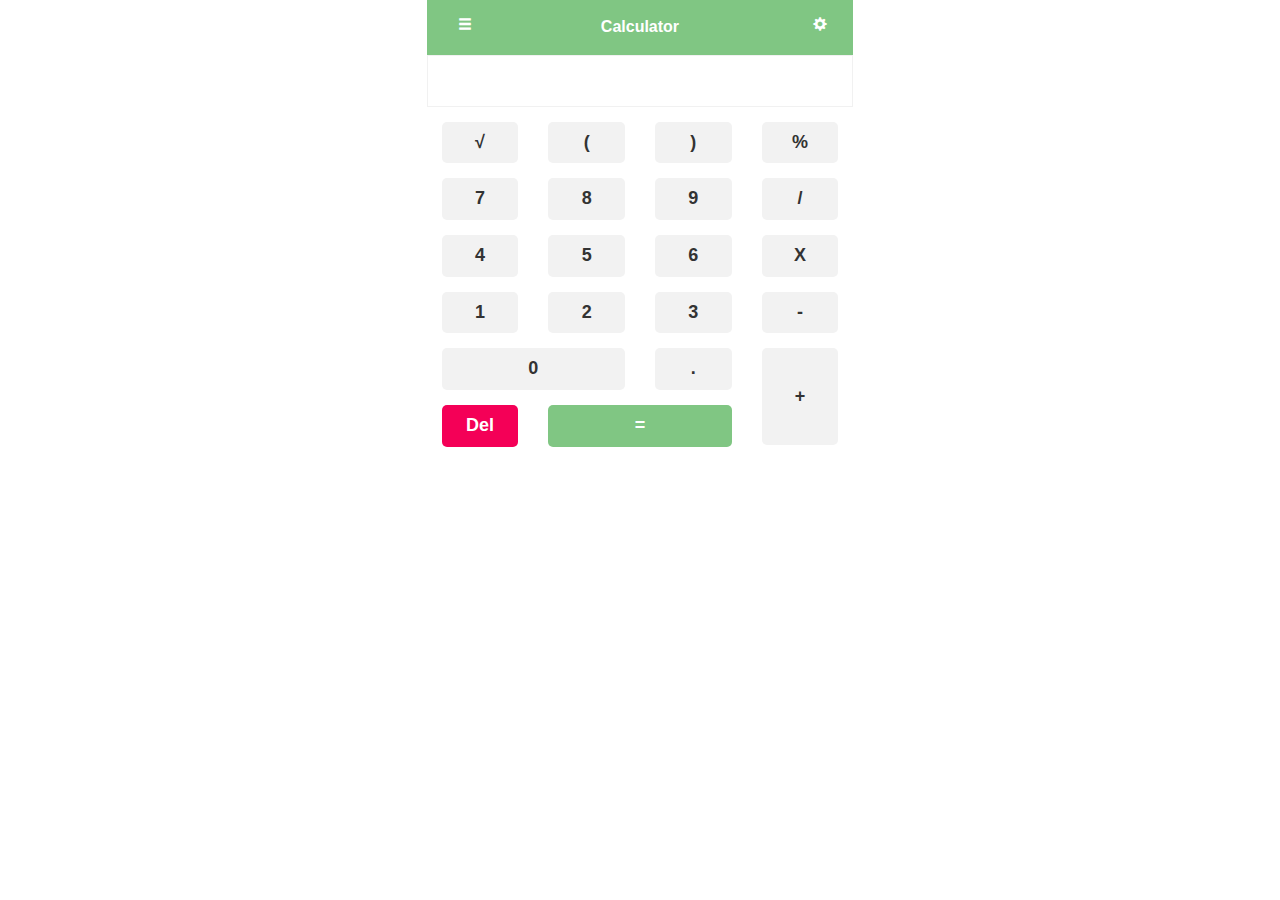
<file: Assignemnt-5 (Calculator)/index.html>
<html lang="en">
  <head>
    <meta charset="utf-8" />
    <meta http-equiv="X-UA-Compatible" content="IE=edge" />
    <meta name="viewport" content="width=device-width, initial-scale=1" />
    <!-- The above 3 meta tags *must* come first in the head; any other head content must come *after* these tags -->
    <title>Calculator</title>

    <!-- Latest compiled and minified CSS -->
    <link
      rel="stylesheet"
      href="https://maxcdn.bootstrapcdn.com/bootstrap/3.3.7/css/bootstrap.min.css"
      integrity="sha384-BVYiiSIFeK1dGmJRAkycuHAHRg32OmUcww7on3RYdg4Va+PmSTsz/K68vbdEjh4u"
      crossorigin="anonymous"
    />
    <!-- Custom CSS -->
    <style>
      .header {
        background: #80c683;
      }
      .header p {
        text-align: center;
        font-size: 16px;
        color: #fff;
        padding: 16px;
        margin: 0;
        font-weight: 700;
      }
      span {
        color: #fff;
        padding: 16px;
      }
      .padding-reset {
        padding-left: 0;
        padding-right: 0;
        /*use for resing default padding for .row in input text section*/
      }
      .teaxtbox input[type="text"] {
        width: 100%;
        border: 1px solid #f1f1f1;
        font-size: 18px;
        font-weight: 700;
        padding: 12px;
      }
      .teaxtbox input[type="text"]:focus {
        outline: none;
      }
      .commonbutton input[type="submit"] {
        padding: 8px;
        background: #f2f2f2;
        border: none;
        font-size: 18px;
        font-weight: 700;
        width: 100%;
        margin-top: 15px;
        border-radius: 5px;
      }
      .conflict input[type="submit"] {
        padding: 8px;
        background: #f2f2f2;
        border: none;
        font-size: 18px;
        font-weight: 700;
        width: 100%;
        margin-top: 15px;
        border-radius: 5px;
      }
      .conflict input[type="submit"]:focus,
      .commonbutton input[type="submit"]:focus {
        outline: none;
      }
      #del {
        background: #f40057;
        color: #fff;
      }
      #plus {
        height: 97px;
      }
      #equal {
        background: #80c683;
        color: #fff;
      }
    </style>

    <!-- HTML5 shim and Respond.js for IE8 support of HTML5 elements and media queries -->
    <!-- WARNING: Respond.js doesn't work if you view the page via file:// -->
    <!--[if lt IE 9]>
      <script src="https://oss.maxcdn.com/html5shiv/3.7.3/html5shiv.min.js"></script>
      <script src="https://oss.maxcdn.com/respond/1.4.2/respond.min.js"></script>
    <![endif]-->
  </head>
  <body>
    <div class="container-fluid">
      <div class="row">
        <div class="col-md-4 col-md-offset-4">
          <!-- start of header section -->
          <div class="row header">
            <div class="col-md-2">
              <span class="glyphicon glyphicon glyphicon-menu-hamburger"></span>
            </div>
            <div class="col-md-8">
              <p>Calculator</p>
            </div>
            <div class="col-md-2">
              <span class="glyphicon glyphicon glyphicon-cog"></span>
            </div>
          </div>
          <!-- header div -->
          <!-- end of header section -->
          <!-- start of textbox -->
          <div class="row teaxtbox">
            <div class="col-md-12 padding-reset">
              <input type="text" name="" value="" id="display" />
            </div>
          </div>
          <!-- end of textbox -->

          <!-- start of button design -->
          <div class="row commonbutton">
            <!-- first row -->
            <div class="col-md-3">
              <input
                type="submit"
                name=""
                value="&#8730;"
                class=""
                onclick="squared(this)"
              />
            </div>
            <div class="col-md-3">
              <input
                type="submit"
                name=""
                value="("
                class=""
                onclick="addBracket(this)"
              />
            </div>
            <div class="col-md-3">
              <input
                type="submit"
                name=""
                value=")"
                class=""
                onclick="addBracket(this)"
              />
            </div>
            <div class="col-md-3">
              <input
                type="submit"
                name=""
                value="%"
                class=""
                onclick="clickOperation(this)"
              />
            </div>
            <!-- second row -->
            <div class="col-md-3">
              <input
                type="submit"
                name=""
                value="7"
                onclick="getNumber(this)"
              />
            </div>
            <div class="col-md-3">
              <input
                type="submit"
                name=""
                value="8"
                class=""
                onclick="getNumber(this)"
              />
            </div>
            <div class="col-md-3">
              <input
                type="submit"
                name=""
                value="9"
                class=""
                onclick="getNumber(this)"
              />
            </div>
            <div class="col-md-3">
              <input
                type="submit"
                name=""
                value="/"
                class=""
                onclick="clickOperation(this)"
              />
            </div>
            <!-- third row -->
            <div class="col-md-3">
              <input
                type="submit"
                name=""
                value="4"
                class=""
                onclick="getNumber(this)"
              />
            </div>
            <div class="col-md-3">
              <input
                type="submit"
                name=""
                value="5"
                class=""
                onclick="getNumber(this)"
              />
            </div>
            <div class="col-md-3">
              <input
                type="submit"
                name=""
                value="6"
                class=""
                onclick="getNumber(this)"
              />
            </div>
            <div class="col-md-3">
              <input
                type="submit"
                name=""
                value="X"
                class=""
                onclick="clickOperation(this)"
              />
            </div>
            <!-- four row -->
            <div class="col-md-3">
              <input
                type="submit"
                name=""
                value="1"
                class=""
                onclick="getNumber(this)"
              />
            </div>
            <div class="col-md-3">
              <input
                type="submit"
                name=""
                value="2"
                class=""
                onclick="getNumber(this)"
              />
            </div>
            <div class="col-md-3">
              <input
                type="submit"
                name=""
                value="3"
                class=""
                onclick="getNumber(this)"
              />
            </div>
            <div class="col-md-3">
              <input
                type="submit"
                name=""
                value="-"
                class=""
                onclick="clickOperation(this)"
              />
            </div>
          </div>
          <!-- end of comonbutton div -->
          <!-- end of button design -->
          <!-- start of conflicting button area -->
          <div class="row conflict">
            <div class="col-md-9">
              <div class="row">
                <div class="col-md-8">
                  <input
                    type="submit"
                    name=""
                    value="0"
                    class=""
                    onclick="getNumber(this)"
                  />
                </div>
                <div class="col-md-4">
                  <input
                    type="submit"
                    name=""
                    value="."
                    class=""
                    onclick="getNumber(this)"
                  />
                </div>
                <div class="col-md-4">
                  <input
                    type="submit"
                    name=""
                    value="Del"
                    id="del"
                    onclick="allClear(this)"
                  />
                </div>
                <div class="col-md-8">
                  <input
                    type="submit"
                    name=""
                    value="="
                    id="equal"
                    onclick="submitButton()"
                  />
                </div>
              </div>
            </div>
            <!-- end  zero, dot, del and equal sign div -->
            <div class="col-md-3">
              <input
                type="submit"
                name=""
                value="+"
                id="plus"
                onclick="clickOperation(this)"
              />
            </div>
          </div>
          <!-- end of conflicting area -->
          <!-- end of conflicting button area -->
        </div>
      </div>
    </div>
  </body>
  <script>
    //     bila tekan button1, value akan keluar dekat display, dan save as firstNumber

    //     bila tekan next number button, value akan append

    //     bila tekan number button, current display akan reset, dan new value akan display and save as secondNumber

    let firstNumber = "";
    let secondNumber = "";
    let operator = "";
    let result = "";
    let display = document.getElementById("display");
    
    


    function clickNumber(element) {
      if (operator == "") {
        firstNumber += element.value;

        display.value = firstNumber;

        console.log("firstNumber - ", firstNumber);
      } else {
        secondNumber += element.value;
        console.log("secondNumber before-", secondNumber);

        display.value += element.value;

        console.log("secondNumber after-", secondNumber);
      }
    }
// bila tekan number selepas result displayed, new calculation akan triggered
    
        function getNumber(element) {
      if (result == "") {
        clickNumber(element)
      } else {
        allClear(element);
        clickNumber(element);
        
      }
    }
    
    //     bila tekan operator, value akan save Operator

    function clickOperation(element) {
      if (result == "") {
        operator = element.value;
        display.value += operator;
      } else {
        operator = element.value;
        // bila tekan equal, result akan stay bila operator ditekan
        firstNumber = result;
        display.value = result;
        display.value += operator;
        secondNumber = "";
        display.value += secondNumber;
      }
    }
    
    //bila tekan bracket, bracket akan displayed
    
    function addBracket (element) {
      display.value += element.value;
      
    }
    
    //bila tekan equal button, firstNumber dan secondNumber will be added and show in display
    //calculation start for in-bracket value
    
    function submitButton(element) {
      if (display.value.includes("(")) {
        //function untuk bracketed value
        console.log("ada bracket")
        let newValue = parseFloat(display.value)
        console.log(typeof newValue)
             
       
        
      } else {
        calculate()
      }
    }
    

      //logic for math operation

    function calculate(element) {
      //   display.value = " ";
      switch (operator) {
        case "+":
          result = parseFloat(firstNumber) + parseFloat(secondNumber);

          break;

        case "-":
          result = parseFloat(firstNumber) - parseFloat(secondNumber);

          break;

        case "X":
          result = parseFloat(firstNumber) * parseFloat(secondNumber);

          break;

        case "/":
          result = parseFloat(firstNumber) / parseFloat(secondNumber);

          break;

        case "%":
          result = (100 * parseFloat(firstNumber)) / parseFloat(secondNumber);

          break;

        default:
      }

      display.value = result;
    }

    // bila tekan square root, value akan squared
    function squared(element) {
      if (result == "") {
        result = Math.sqrt(firstNumber);
      } else {
        result = Math.sqrt(result);
      }

      display.value = result;
    }

    //     bila tekan DEL akan clear all display and reset all

    function allClear(element) {
      display.value = "";

      firstNumber = "";

      secondNumber = "";

      operator = "";

      result = "";
    }
  </script>
</html>
</file>
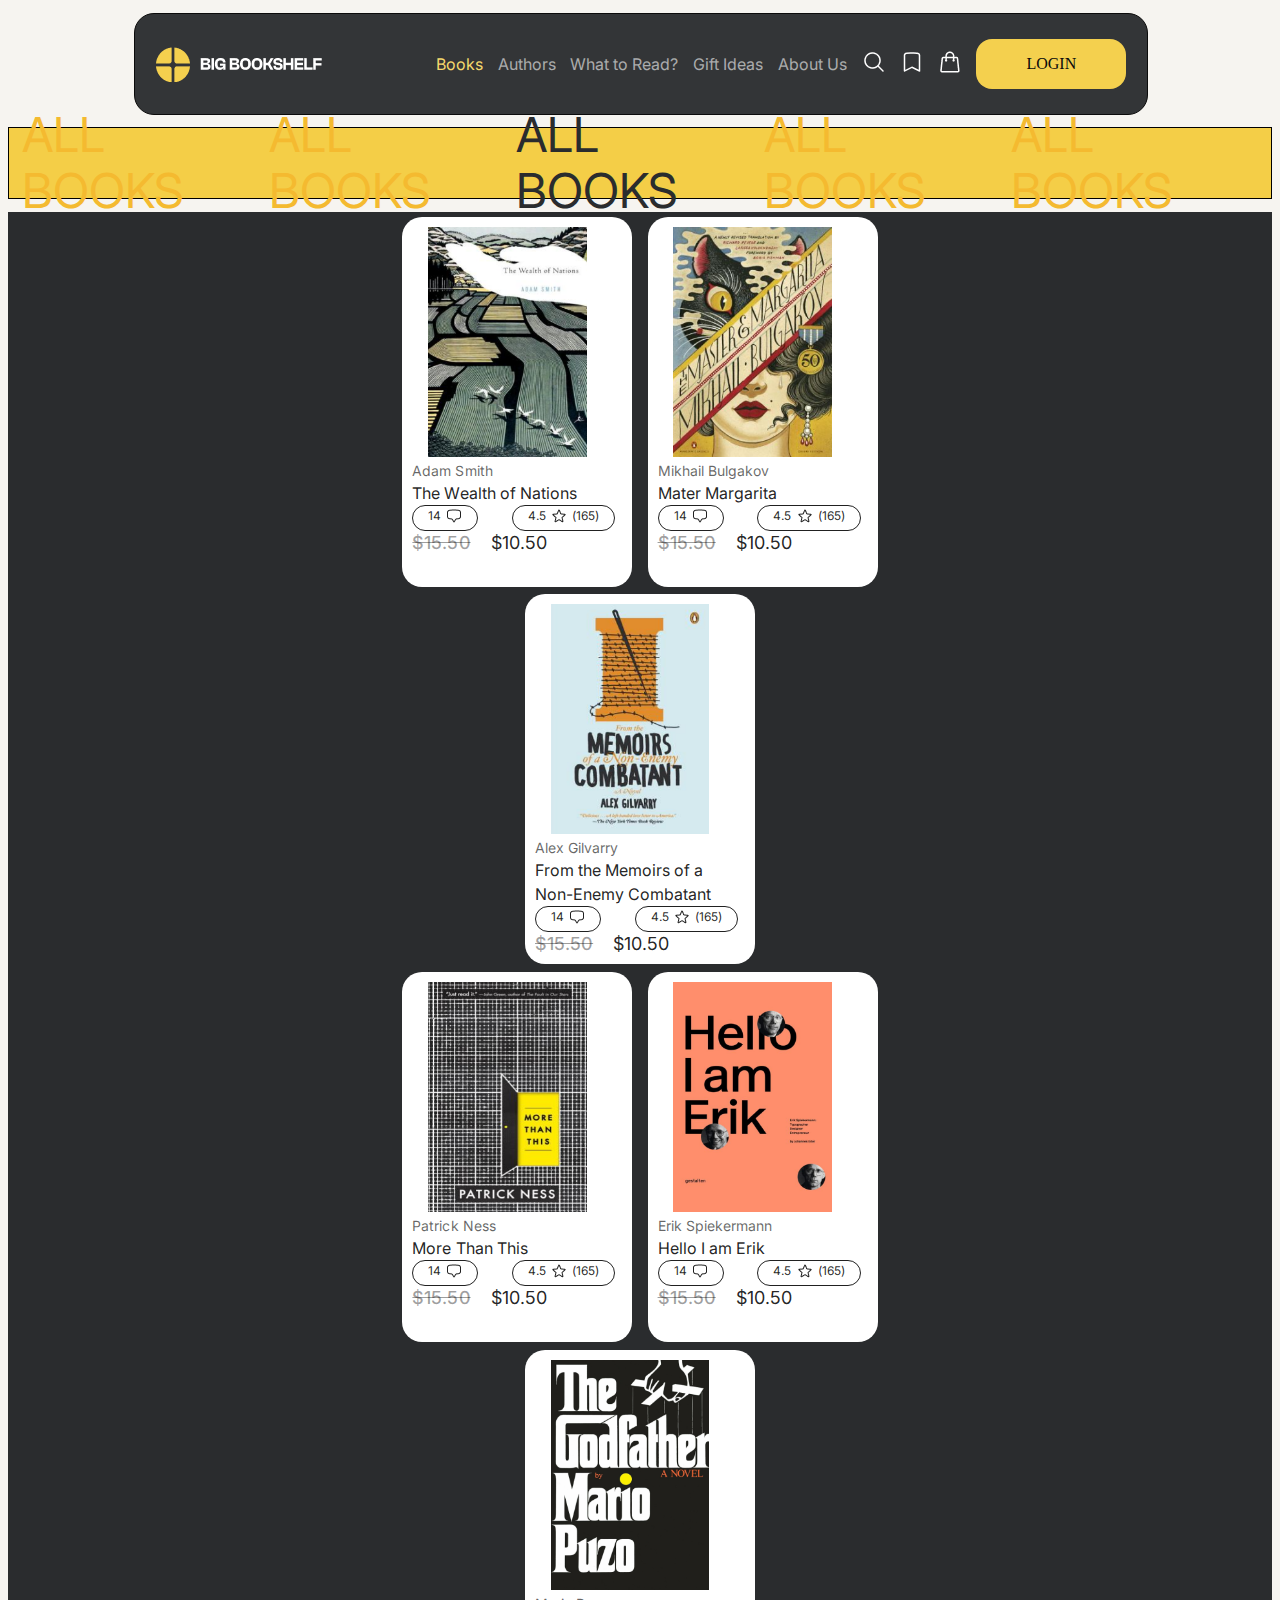
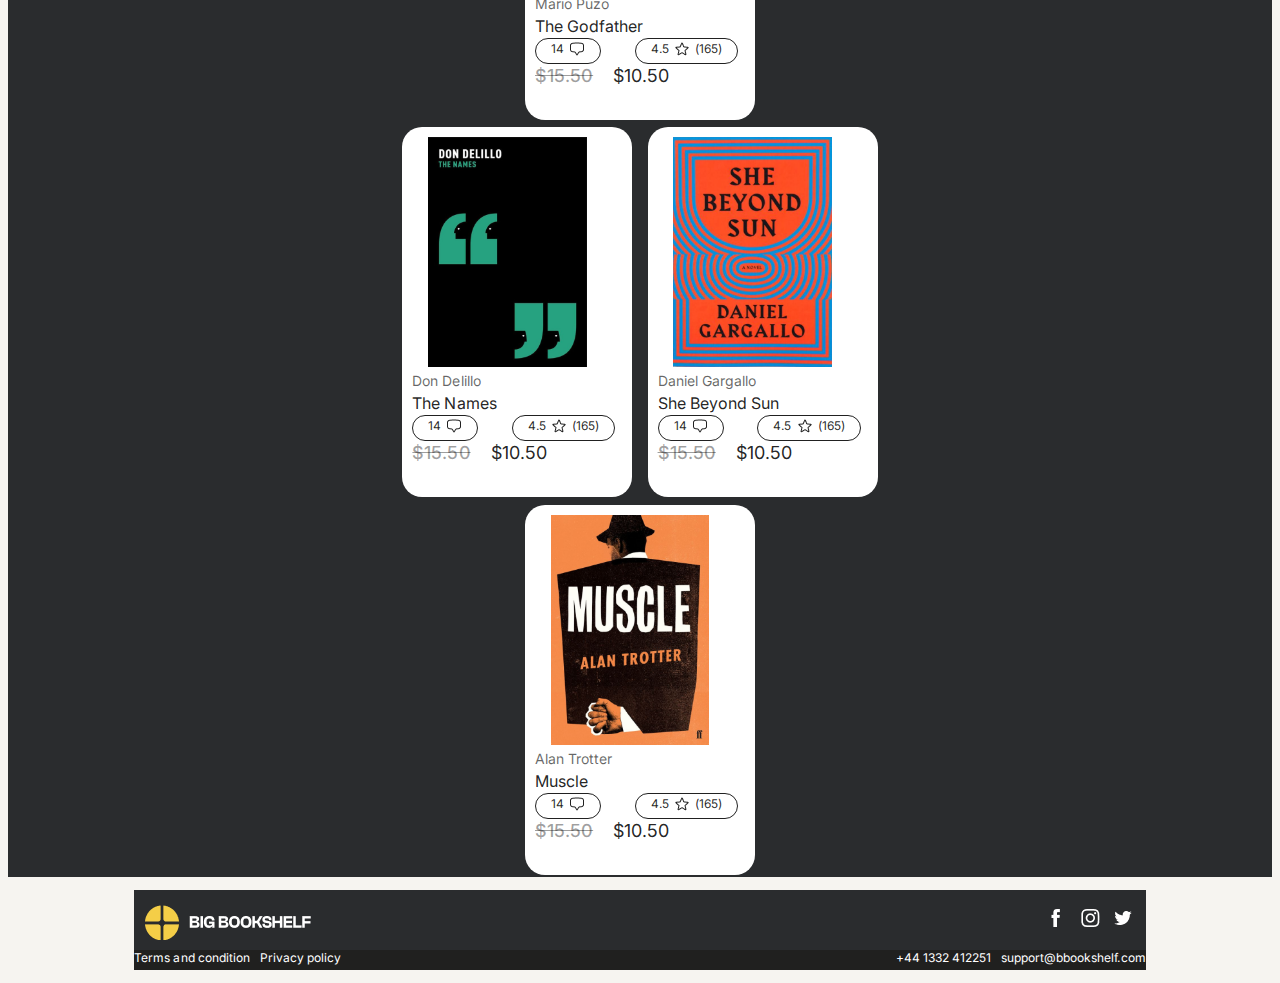
<file: Assignment-2 (Bookshelf)/index.html>
<!DOCTYPE html>
<html lang="en">
  <head>
    <meta charset="UTF-8" />
    <meta name="viewport" content="width=device-width, initial-scale=1.0" />
    <title>Document</title>
    <link rel="stylesheet" href="style.css" />
    <link rel="preconnect" href="https://fonts.googleapis.com" />
    <link rel="preconnect" href="https://fonts.gstatic.com" crossorigin />
    <link
      href="https://fonts.googleapis.com/css2?family=Inter&display=swap"
      rel="stylesheet"
    />
  </head>
  <body>
    <div class="header">
      <div class="logo">
        <img src="img\logo.png" alt="..." />
      </div>
      <div class="list" id="yellow-book">Books</div>
      <div class="list">Authors</div>
      <div class="list">What to Read?</div>
      <div class="list">Gift Ideas</div>
      <div class="list">About Us</div>
      <div class="icon" id="search">
        <img src="img/Search.png" alt="Search" />
      </div>
      <div class="icon" id="bookmark">
        <img src="img/bookmark.png" alt="bookmark" />
      </div>
      <div class="icon" id="cart">
        <img src="img/Cart.png" alt="Cart" />
      </div>
      <div class="login">LOGIN</div>
    </div>
    <div class="banner">
      <div class="all-books">ALL BOOKS</div>
      <div class="all-books">ALL BOOKS</div>
      <div class="all-books" id="center-book">ALL BOOKS</div>
      <div class="all-books">ALL BOOKS</div>
      <div class="all-books">ALL BOOKS</div>
    </div>
    <div class="main">
      <div class="book-row">
        <div class="book">
          <div class="book-details">
            <img
              class="book-img"
              src="img/tellthewolvesimhome 1.png"
              alt="tellthewolvesimhome 1"
            />
          </div>
          <div class="book-details" id="authors">Adam Smith</div>
          <div class="book-details" id="title">The Wealth of Nations</div>
          <div class="book-details" id="book-rating">
            <div class="book-comment">
              <div class="book-comment-1">14</div>
              <div class="book-comment-2">
                <img src="img/chat-bubble-bottom-center.png" alt="bubble" />
              </div>
            </div>
            <div class="book-star">
              <div class="book-star-1">4.5</div>
              <div class="book-star-2">
                <img src="img/star.png" alt="star" />
              </div>
              <div class="book-star-3">(165)</div>
            </div>
          </div>
          <div class="book-details" id="price">
            <div class="book-details" id="price-original">$15.50</div>
            <div class="book-details" id="price-discount">$10.50</div>
          </div>
        </div>
        <div class="book">
          <div class="book-details">
            <img
              class="book-img"
              src="img/tellthewolvesimhome 1 (1).png"
              alt="tellthewolvesimhome 1"
            />
          </div>
          <div class="book-details" id="authors">Mikhail Bulgakov</div>
          <div class="book-details" id="title">Mater Margarita</div>
          <div class="book-details" id="book-rating">
            <div class="book-comment">
              <div class="book-comment-1">14</div>
              <div class="book-comment-2">
                <img src="img/chat-bubble-bottom-center.png" alt="bubble" />
              </div>
            </div>
            <div class="book-star">
              <div class="book-star-1">4.5</div>
              <div class="book-star-2">
                <img src="img/star.png" alt="star" />
              </div>
              <div class="book-star-3">(165)</div>
            </div>
          </div>
          <div class="book-details" id="price">
            <div class="book-details" id="price-original">$15.50</div>
            <div class="book-details" id="price-discount">$10.50</div>
          </div>
        </div>
        <div class="book">
          <div class="book-details">
            <img
              class="book-img"
              src="img/tellthewolvesimhome 1 (2).png"
              alt="tellthewolvesimhome 1"
            />
          </div>
          <div class="book-details" id="authors">Alex Gilvarry</div>
          <div class="book-details" id="title">
            From the Memoirs of a Non-Enemy Combatant
          </div>
          <div class="book-details" id="book-rating">
            <div class="book-comment">
              <div class="book-comment-1">14</div>
              <div class="book-comment-2">
                <img src="img/chat-bubble-bottom-center.png" alt="bubble" />
              </div>
            </div>
            <div class="book-star">
              <div class="book-star-1">4.5</div>
              <div class="book-star-2">
                <img src="img/star.png" alt="star" />
              </div>
              <div class="book-star-3">(165)</div>
            </div>
          </div>
          <div class="book-details" id="price">
            <div class="book-details" id="price-original">$15.50</div>
            <div class="book-details" id="price-discount">$10.50</div>
          </div>
        </div>
      </div>
      <div class="book-row">
        <div class="book">
          <div class="book-details">
            <img
              class="book-img"
              src="img/tellthewolvesimhome 1 (3).png"
              alt="tellthewolvesimhome 1"
            />
          </div>
          <div class="book-details" id="authors">Patrick Ness</div>
          <div class="book-details" id="title">More Than This</div>
          <div class="book-details" id="book-rating">
            <div class="book-comment">
              <div class="book-comment-1">14</div>
              <div class="book-comment-2">
                <img src="img/chat-bubble-bottom-center.png" alt="bubble" />
              </div>
            </div>
            <div class="book-star">
              <div class="book-star-1">4.5</div>
              <div class="book-star-2">
                <img src="img/star.png" alt="star" />
              </div>
              <div class="book-star-3">(165)</div>
            </div>
          </div>
          <div class="book-details" id="price">
            <div class="book-details" id="price-original">$15.50</div>
            <div class="book-details" id="price-discount">$10.50</div>
          </div>
        </div>
        <div class="book">
          <div class="book-details">
            <img
              class="book-img"
              src="img/tellthewolvesimhome 1 (4).png"
              alt="tellthewolvesimhome 1"
            />
          </div>
          <div class="book-details" id="authors">Erik Spiekermann</div>
          <div class="book-details" id="title">Hello I am Erik</div>
          <div class="book-details" id="book-rating">
            <div class="book-comment">
              <div class="book-comment-1">14</div>
              <div class="book-comment-2">
                <img src="img/chat-bubble-bottom-center.png" alt="bubble" />
              </div>
            </div>
            <div class="book-star">
              <div class="book-star-1">4.5</div>
              <div class="book-star-2">
                <img src="img/star.png" alt="star" />
              </div>
              <div class="book-star-3">(165)</div>
            </div>
          </div>
          <div class="book-details" id="price">
            <div class="book-details" id="price-original">$15.50</div>
            <div class="book-details" id="price-discount">$10.50</div>
          </div>
        </div>
        <div class="book">
          <div class="book-details">
            <img
              class="book-img"
              src="img/tellthewolvesimhome 1 (5).png"
              alt="tellthewolvesimhome 1"
            />
          </div>
          <div class="book-details" id="authors">Mario Puzo</div>
          <div class="book-details" id="title">The Godfather</div>
          <div class="book-details" id="book-rating">
            <div class="book-comment">
              <div class="book-comment-1">14</div>
              <div class="book-comment-2">
                <img src="img/chat-bubble-bottom-center.png" alt="bubble" />
              </div>
            </div>
            <div class="book-star">
              <div class="book-star-1">4.5</div>
              <div class="book-star-2">
                <img src="img/star.png" alt="star" />
              </div>
              <div class="book-star-3">(165)</div>
            </div>
          </div>
          <div class="book-details" id="price">
            <div class="book-details" id="price-original">$15.50</div>
            <div class="book-details" id="price-discount">$10.50</div>
          </div>
        </div>
      </div>
      <div class="book-row">
        <div class="book">
          <div class="book-details">
            <img
              class="book-img"
              src="img/tellthewolvesimhome 1 (6).png"
              alt="tellthewolvesimhome 1"
            />
          </div>
          <div class="book-details" id="authors">Don Delillo</div>
          <div class="book-details" id="title">The Names</div>
          <div class="book-details" id="book-rating">
            <div class="book-comment">
              <div class="book-comment-1">14</div>
              <div class="book-comment-2">
                <img src="img/chat-bubble-bottom-center.png" alt="bubble" />
              </div>
            </div>
            <div class="book-star">
              <div class="book-star-1">4.5</div>
              <div class="book-star-2">
                <img src="img/star.png" alt="star" />
              </div>
              <div class="book-star-3">(165)</div>
            </div>
          </div>
          <div class="book-details" id="price">
            <div class="book-details" id="price-original">$15.50</div>
            <div class="book-details" id="price-discount">$10.50</div>
          </div>
        </div>
        <div class="book">
          <div class="book-details">
            <img
              class="book-img"
              src="img/tellthewolvesimhome 1 (7).png"
              alt="tellthewolvesimhome 1"
            />
          </div>
          <div class="book-details" id="authors">Daniel Gargallo</div>
          <div class="book-details" id="title">She Beyond Sun</div>
          <div class="book-details" id="book-rating">
            <div class="book-comment">
              <div class="book-comment-1">14</div>
              <div class="book-comment-2">
                <img src="img/chat-bubble-bottom-center.png" alt="bubble" />
              </div>
            </div>
            <div class="book-star">
              <div class="book-star-1">4.5</div>
              <div class="book-star-2">
                <img src="img/star.png" alt="star" />
              </div>
              <div class="book-star-3">(165)</div>
            </div>
          </div>
          <div class="book-details" id="price">
            <div class="book-details" id="price-original">$15.50</div>
            <div class="book-details" id="price-discount">$10.50</div>
          </div>
        </div>
        <div class="book">
          <div class="book-details">
            <img
              class="book-img"
              src="img/tellthewolvesimhome 1 (8).png"
              alt="tellthewolvesimhome 1"
            />
          </div>
          <div class="book-details" id="authors">Alan Trotter</div>
          <div class="book-details" id="title">Muscle</div>
          <div class="book-details" id="book-rating">
            <div class="book-comment">
              <div class="book-comment-1">14</div>
              <div class="book-comment-2">
                <img src="img/chat-bubble-bottom-center.png" alt="bubble" />
              </div>
            </div>
            <div class="book-star">
              <div class="book-star-1">4.5</div>
              <div class="book-star-2">
                <img src="img/star.png" alt="star" />
              </div>
              <div class="book-star-3">(165)</div>
            </div>
          </div>
          <div class="book-details" id="price">
            <div class="book-details" id="price-original">$15.50</div>
            <div class="book-details" id="price-discount">$10.50</div>
          </div>
        </div>
      </div>
    </div>
    <div class="footer">
      <div class="footer-logo">
        <img src="img/logo.png" alt="logo" />
      </div>
      <div class="footer-icon">
        <div class="footer-icon-child">
          <img src="img/fb.png" alt="FB" />
        </div>
        <div class="footer-icon-child">
          <img src="img/insta.png" alt="IG" />
        </div>
        <div class="footer-icon-child">
          <img src="img/twitter.png" alt="X" />
        </div>
      </div>
    </div>
    <div class="footer-bottom">
      <div class="footer-term">
        <div class="term">Terms and condition</div>
        <div class="term">Privacy policy</div>
      </div>
      <div class="footer-contact">
        <div class="contact">+44 1332 412251</div>
        <div class="contact">support@bbookshelf.com</div>
      </div>
    </div>
  </body>
</html>
</file>
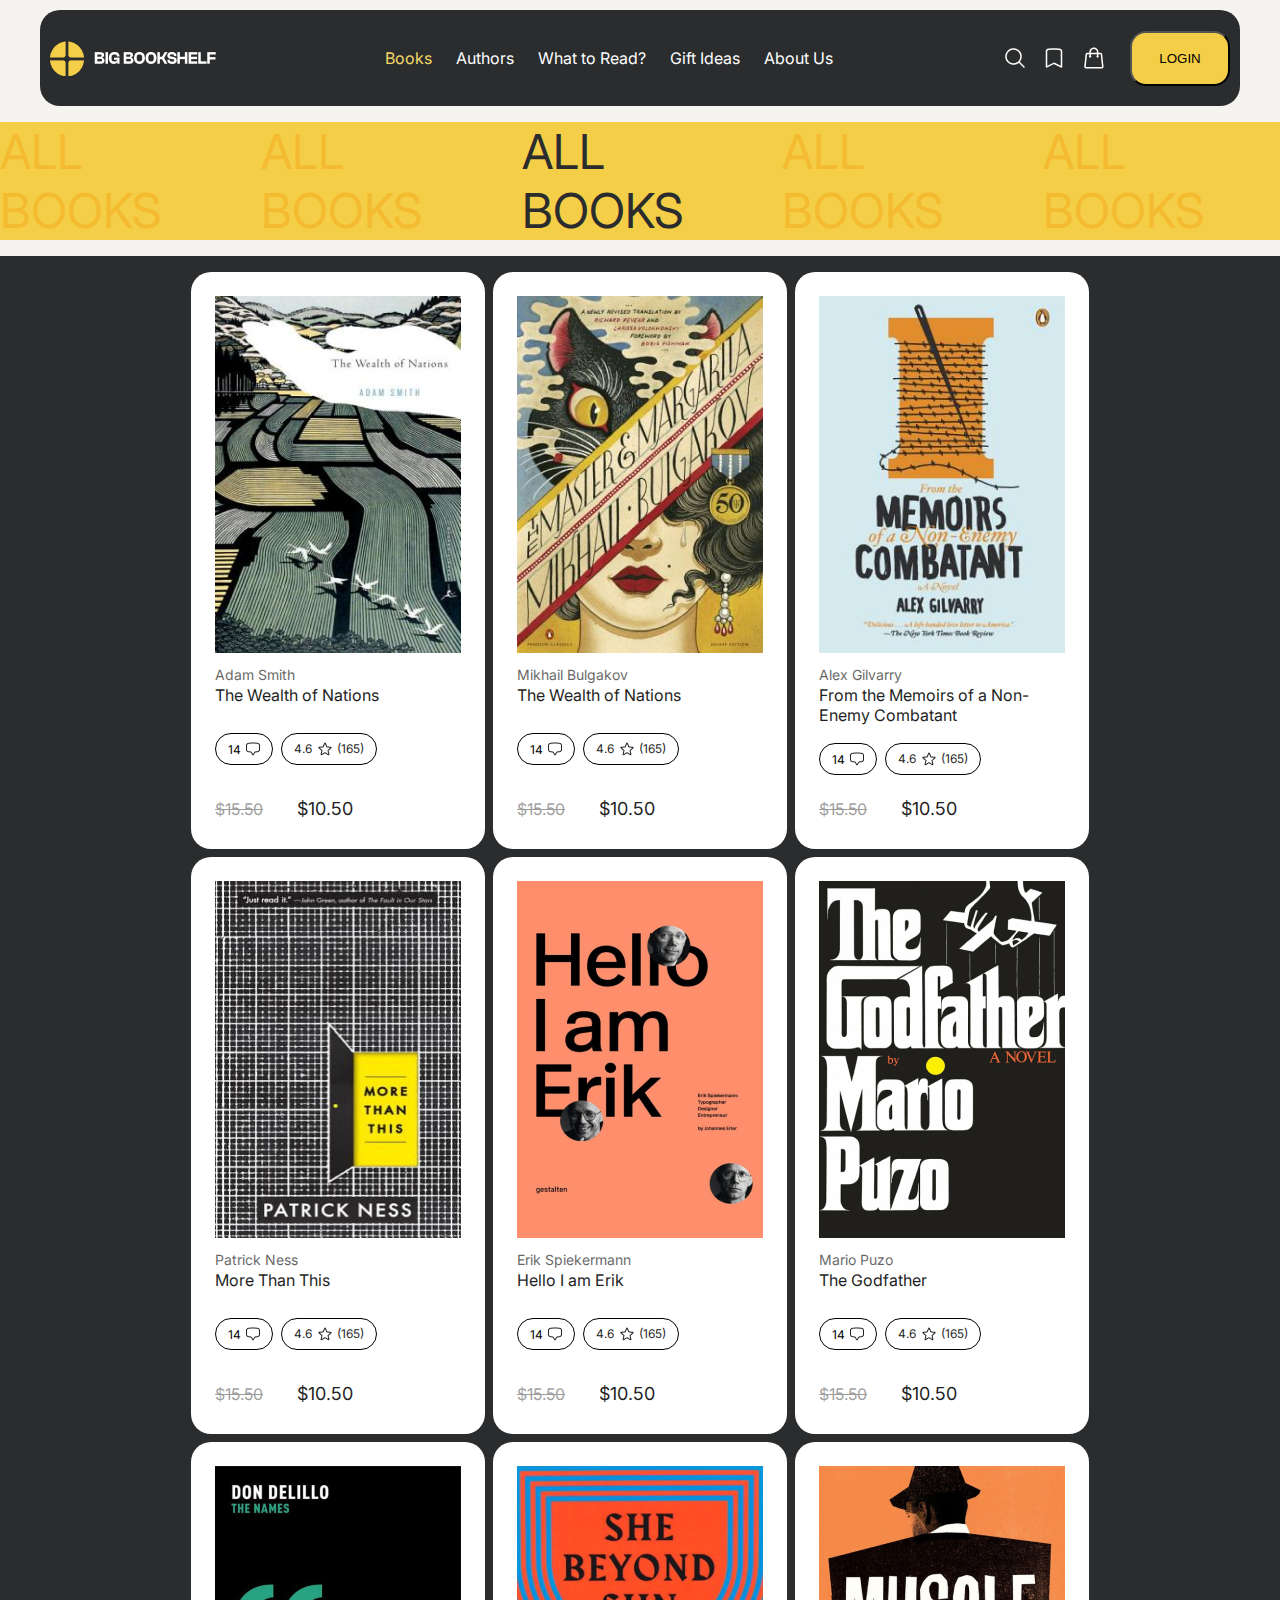
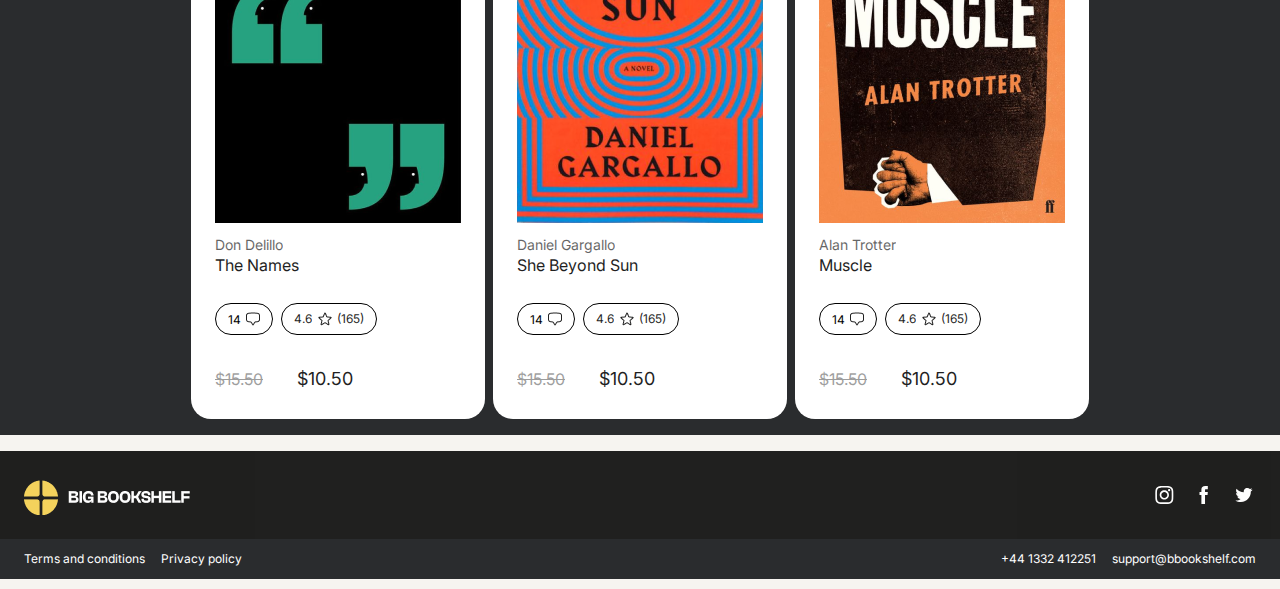
<file: Assignment-2_improvised/index.html>
<!DOCTYPE html>
<html lang="en">
  <head>
    <meta charset="UTF-8" />
    <meta name="viewport" content="width=device-width, initial-scale=1.0" />
    <link rel="stylesheet" href="style.css" />
    <link
      href="https://fonts.googleapis.com/css2?family=Inter&display=swap"
      rel="stylesheet"
    />
    <title>Book</title>
  </head>
  <body>
    <header>
      <div class="container">
        <div>
          <img src="img/logo.png" alt="logo" />
        </div>
        <nav>
          <div data-active="true">Books</div>
          <div>Authors</div>
          <div>What to Read?</div>
          <div>Gift Ideas</div>
          <div>About Us</div>
        </nav>
        <div class="right">
          <div class="icon">
            <img src="img/Search.png" alt="Search" />
            <img src="img/bookmark.png" alt="Bookmark" />
            <img src="img/Cart.png" alt="Cart" />
          </div>
          <button>LOGIN</button>
        </div>
      </div>
    </header>
    <div class="banner">
      <div class="container">
        <div class="text">ALL BOOKS</div>
        <div class="text">ALL BOOKS</div>
        <div class="text" data-active="true">ALL BOOKS</div>
        <div class="text">ALL BOOKS</div>
        <div class="text">ALL BOOKS</div>
      </div>
    </div>
    <main>
      <div class="container">
        <div class="card">
          <div class="IMG">
            <img src="img/tellthewolvesimhome 1.png" alt="pic" />
          </div>
          <div class="content">
            <div class="name">
              <div id="authors">Adam Smith</div>
              <div id="title">The Wealth of Nations</div>
            </div>
            <div class="comment">
              <div id="comment">
                <div>14</div>
                <img src="img/chat-bubble-bottom-center.png" />
              </div>
              <div id="rate">
                <div>4.6</div>
                <img src="img/star.png" alt="rate" />
                <div>(165)</div>
              </div>
            </div>
            <div class="price">
              <div id="ori">$15.50</div>
              <div id="discount">$10.50</div>
            </div>
          </div>
        </div>
        <div class="card">
          <div class="IMG">
            <img src="img/tellthewolvesimhome 1 (1).png" alt="pic" />
          </div>
          <div class="content">
            <div class="name">
              <div id="authors">Mikhail Bulgakov</div>
              <div id="title">The Wealth of Nations</div>
            </div>
            <div class="comment">
              <div id="comment">
                <div>14</div>
                <img src="img/chat-bubble-bottom-center.png" />
              </div>
              <div id="rate">
                <div>4.6</div>
                <img src="img/star.png" alt="rate" />
                <div>(165)</div>
              </div>
            </div>
            <div class="price">
              <div id="ori">$15.50</div>
              <div id="discount">$10.50</div>
            </div>
          </div>
        </div>
        <div class="card">
          <div class="IMG">
            <img src="img/tellthewolvesimhome 1 (2).png" alt="pic" />
          </div>
          <div class="content">
            <div class="name">
              <div id="authors">Alex Gilvarry</div>
              <div id="title">From the Memoirs of a Non-Enemy Combatant</div>
            </div>
            <div class="comment">
              <div id="comment">
                <div>14</div>
                <img src="img/chat-bubble-bottom-center.png" />
              </div>
              <div id="rate">
                <div>4.6</div>
                <img src="img/star.png" alt="rate" />
                <div>(165)</div>
              </div>
            </div>
            <div class="price">
              <div id="ori">$15.50</div>
              <div id="discount">$10.50</div>
            </div>
          </div>
        </div>
        <div class="card">
          <div class="IMG">
            <img src="img/tellthewolvesimhome 1 (3).png" alt="pic" />
          </div>
          <div class="content">
            <div class="name">
              <div id="authors">Patrick Ness</div>
              <div id="title">More Than This</div>
            </div>
            <div class="comment">
              <div id="comment">
                <div>14</div>
                <img src="img/chat-bubble-bottom-center.png" />
              </div>
              <div id="rate">
                <div>4.6</div>
                <img src="img/star.png" alt="rate" />
                <div>(165)</div>
              </div>
            </div>
            <div class="price">
              <div id="ori">$15.50</div>
              <div id="discount">$10.50</div>
            </div>
          </div>
        </div>
        <div class="card">
          <div class="IMG">
            <img src="img/tellthewolvesimhome 1 (4).png" alt="pic" />
          </div>
          <div class="content">
            <div class="name">
              <div id="authors">Erik Spiekermann</div>
              <div id="title">Hello I am Erik</div>
            </div>
            <div class="comment">
              <div id="comment">
                <div>14</div>
                <img src="img/chat-bubble-bottom-center.png" />
              </div>
              <div id="rate">
                <div>4.6</div>
                <img src="img/star.png" alt="rate" />
                <div>(165)</div>
              </div>
            </div>
            <div class="price">
              <div id="ori">$15.50</div>
              <div id="discount">$10.50</div>
            </div>
          </div>
        </div>
        <div class="card">
          <div class="IMG">
            <img src="img/tellthewolvesimhome 1 (5).png" alt="pic" />
          </div>
          <div class="content">
            <div class="name">
              <div id="authors">Mario Puzo</div>
              <div id="title">The Godfather</div>
            </div>
            <div class="comment">
              <div id="comment">
                <div>14</div>
                <img src="img/chat-bubble-bottom-center.png" />
              </div>
              <div id="rate">
                <div>4.6</div>
                <img src="img/star.png" alt="rate" />
                <div>(165)</div>
              </div>
            </div>
            <div class="price">
              <div id="ori">$15.50</div>
              <div id="discount">$10.50</div>
            </div>
          </div>
        </div>
        <div class="card">
          <div class="IMG">
            <img src="img/tellthewolvesimhome 1 (6).png" alt="pic" />
          </div>
          <div class="content">
            <div class="name">
              <div id="authors">Don Delillo</div>
              <div id="title">The Names</div>
            </div>
            <div class="comment">
              <div id="comment">
                <div>14</div>
                <img src="img/chat-bubble-bottom-center.png" />
              </div>
              <div id="rate">
                <div>4.6</div>
                <img src="img/star.png" alt="rate" />
                <div>(165)</div>
              </div>
            </div>
            <div class="price">
              <div id="ori">$15.50</div>
              <div id="discount">$10.50</div>
            </div>
          </div>
        </div>
        <div class="card">
          <div class="IMG">
            <img src="img/tellthewolvesimhome 1 (7).png" alt="pic" />
          </div>
          <div class="content">
            <div class="name">
              <div id="authors">Daniel Gargallo</div>
              <div id="title">She Beyond Sun</div>
            </div>
            <div class="comment">
              <div id="comment">
                <div>14</div>
                <img src="img/chat-bubble-bottom-center.png" />
              </div>
              <div id="rate">
                <div>4.6</div>
                <img src="img/star.png" alt="rate" />
                <div>(165)</div>
              </div>
            </div>
            <div class="price">
              <div id="ori">$15.50</div>
              <div id="discount">$10.50</div>
            </div>
          </div>
        </div>
        <div class="card">
          <div class="IMG">
            <img src="img/tellthewolvesimhome 1 (8).png" alt="pic" />
          </div>
          <div class="content">
            <div class="name">
              <div id="authors">Alan Trotter</div>
              <div id="title">Muscle</div>
            </div>
            <div class="comment">
              <div id="comment">
                <div>14</div>
                <img src="img/chat-bubble-bottom-center.png" />
              </div>
              <div id="rate">
                <div>4.6</div>
                <img src="img/star.png" alt="rate" />
                <div>(165)</div>
              </div>
            </div>
            <div class="price">
              <div id="ori">$15.50</div>
              <div id="discount">$10.50</div>
            </div>
          </div>
        </div>
      </div>
    </main>
    <footer>
      <div class="footer-top">
        <img src="img/logo.png" alt="Logo" />
        <img src="img/Social media.svg" alt="social media" />
      </div>
      <div class="footer-bottom">
        <div id="left">
          <div>Terms and conditions</div>
          <div>Privacy policy</div>
        </div>
        <div id="right">
          <div>+44 1332 412251</div>
          <div>support@bbookshelf.com</div>
        </div>
      </div>
    </footer>
  </body>
</html>
</file>
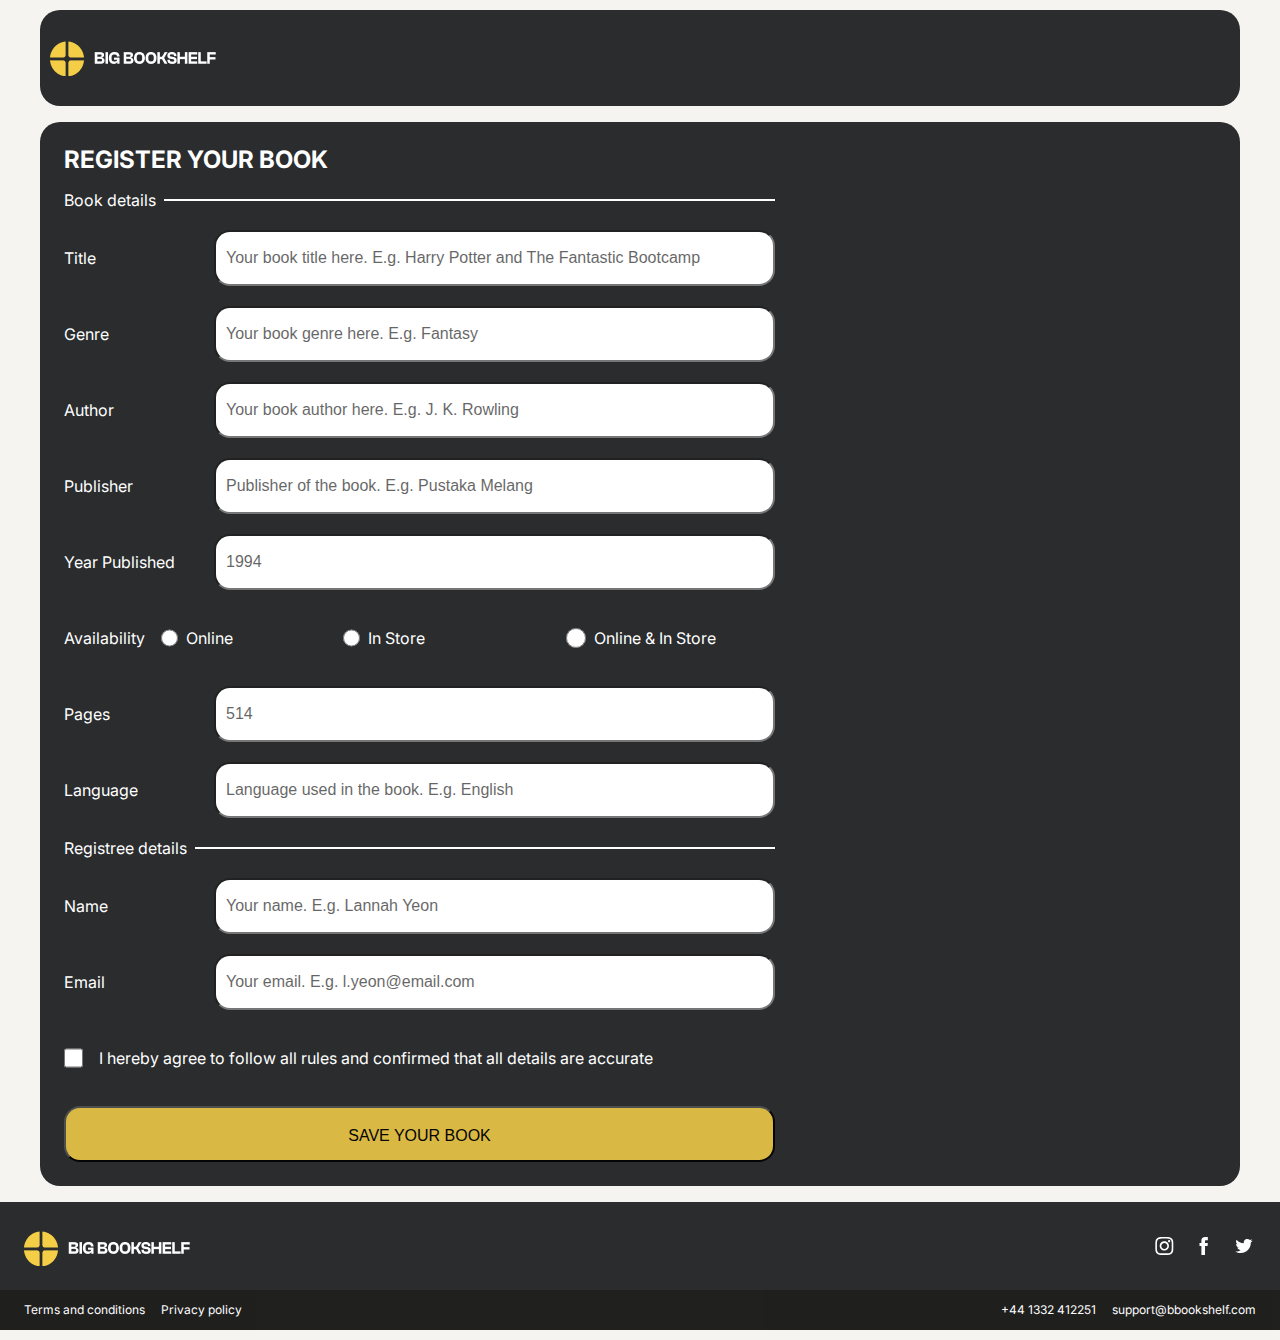
<file: Assignment-3 (Form)/index.html>
<!DOCTYPE html>
<html lang="en">
  <head>
    <meta charset="UTF-8" />
    <meta name="viewport" content="width=device-width, initial-scale=1.0" />
    <title>Register your Book</title>
    <link rel="stylesheet" href="style.css" />
    <link
      href="https://fonts.googleapis.com/css2?family=Inter&display=swap"
      rel="stylesheet"
    />
  </head>
  <body>
    <header>
      <div class="container">
        <div>
          <img src="img/logo.png" alt="logo" />
        </div>
      </div>
    </header>
    <main>
      <div class="container">
        <div id="subheader">REGISTER YOUR BOOK</div>
        <div id="form-container">
          <div class="sub-title">
            <div>Book details</div>
            <div class="line"></div>
          </div>
          <form>
            <label for="title">Title</label>
            <input
              type="text"
              id="title"
              name="title"
              placeholder="Your book title here. E.g. Harry Potter and The Fantastic Bootcamp"
            />
          </form>
          <form>
            <label for="genre">Genre</label>
            <input
              type="text"
              id="genre"
              name="genre"
              placeholder="Your book genre here. E.g. Fantasy"
            />
          </form>
          <form>
            <label for="author">Author</label>
            <input
              type="text"
              id="author"
              name="author"
              placeholder="Your book author here. E.g. J. K. Rowling"
            />
          </form>
          <form>
            <label for="publisher">Publisher</label>
            <input
              type="text"
              id="publisher"
              name="publisher"
              placeholder="Publisher of the book. E.g. Pustaka Melang"
            />
          </form>
          <form>
            <label for="year-published">Year Published</label>
            <input
              type="text"
              id="year-published"
              name="year-published"
              placeholder="1994"
            />
          </form>
          <form id="radio">
            <p>Availability</p>
            <div>
              <input type="radio" name="availability" id="availability" />
              <label for="availability">Online</label>
            </div>
            <div>
              <input type="radio" name="availability" id="availability" />
              <label for="availability">In Store</label>
            </div>
            <div>
              <input type="radio" name="availability" id="availability" />
              <label for="availability">Online & In Store</label>
            </div>
          </form>
          <form>
            <label for="pages">Pages</label>
            <input type="text" id="pages" name="pages" placeholder="514" />
          </form>
          <form>
            <label for="language">Language</label>
            <input
              type="text"
              id="language"
              name="language"
              placeholder="Language used in the book. E.g. English"
            />
          </form>
          <div class="sub-title">
            <div>Registree details</div>
            <div class="line"></div>
          </div>
          <form>
            <label for="name">Name</label>
            <input
              type="text"
              id="name"
              name="name"
              placeholder="Your name. E.g. Lannah Yeon"
            />
          </form>
          <form>
            <label for="email">Email</label>
            <input
              type="text"
              id="email"
              name="email"
              placeholder="Your email. E.g. l.yeon@email.com"
            />
          </form>
          <form action="">
            <div id="checkbox">
              <input type="checkbox" id="agree" name="agree" />
              <label for="agree"
                >I hereby agree to follow all rules and confirmed that all
                details are accurate</label
              >
            </div>
          </form>
          <button>SAVE YOUR BOOK</button>
        </div>
      </div>
    </main>
  </body>
  <footer>
    <div class="footer-top">
      <img src="img/logo.png" alt="Logo" />
      <img src="img/Social media.svg" alt="social media" />
    </div>
    <div class="footer-bottom">
      <div id="left">
        <div>Terms and conditions</div>
        <div>Privacy policy</div>
      </div>
      <div id="right">
        <div>+44 1332 412251</div>
        <div>support@bbookshelf.com</div>
      </div>
    </div>
  </footer>
</html>
</file>
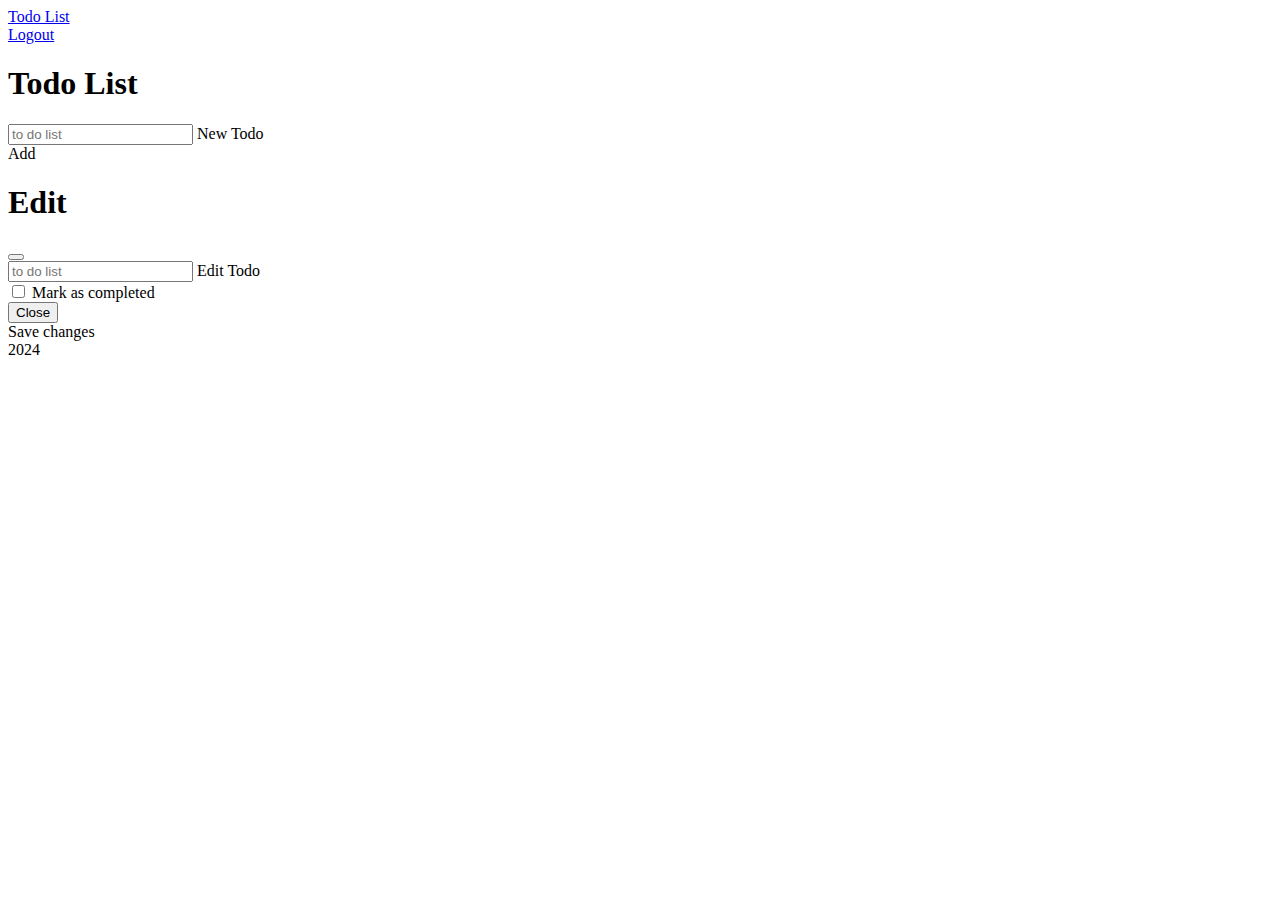
<file: Assignment-6 (Todo)/index.html>
<!DOCTYPE html>
<html lang="en">
  <head>
    <meta charset="utf-8" />
    <meta name="viewport" content="width=device-width, initial-scale=1" />
    <title>Bootstrap demo</title>
    <link
      href="https://cdn.jsdelivr.net/npm/bootstrap@5.3.2/dist/css/bootstrap.min.css"
      rel="stylesheet"
      integrity="sha384-T3c6CoIi6uLrA9TneNEoa7RxnatzjcDSCmG1MXxSR1GAsXEV/Dwwykc2MPK8M2HN"
      crossorigin="anonymous"
    />
    <link
      rel="stylesheet"
      href="https://cdn.jsdelivr.net/npm/bootstrap-icons@1.11.3/font/bootstrap-icons.min.css"
    />
  </head>
  <body class="bg-secondary-subtle">
    <!-- navigation -->
    <div class="container-fluid bg-light py-2">
      <nav class="navbar bg-body-tertiary">
        <div class="container">
          <a class="navbar-brand" href="./index.html">Todo List</a>
          <div class="d-flex">
            <a class="navbar-brand" id="sign-in" href="./sign-in.html">Login</a>
            <a
              class="navbar-brand"
              id="sign-out"
              href="./sign-in.html"
              onclick="signOut()"
              >Logout</a
            >
            <a class="navbar-brand" id="register" href="./register.html"
              >Register</a
            >
          </div>
        </div>
      </nav>
    </div>
    <!-- content -->
    <div class="container mt-4 pb-5">
      <!-- todo list -->

      <div class="col-6 m-auto bg-primary-subtle rounded p-3">
        <form class="m-3">
          <h1 class="h3 mb-3 fw-normal">Todo List</h1>

          <div class="form-floating pb-2">
            <input
              type="text"
              class="form-control"
              id="todoInput"
              placeholder="to do list"
            />
            <label for="todo">New Todo</label>
          </div>

          <div class="btn btn-primary w-100 py-2" onclick="onSubmit()">Add</div>
        </form>

        <div class="m-3" id="todoList"></div>
      </div>
    </div>

    <!-- Modal -->
    <div
      class="modal fade"
      id="editTodo"
      tabindex="-1"
      aria-labelledby="editTodoLabel"
      aria-hidden="true"
    >
      <div class="modal-dialog">
        <div class="modal-content">
          <div class="modal-header">
            <h1 class="modal-title fs-5" id="editTodoLabel">Edit</h1>
            <button
              type="button"
              class="btn-close"
              data-bs-dismiss="modal"
              aria-label="Close"
            ></button>
          </div>
          <div class="modal-body">
            <div class="form-floating pb-2">
              <input
                type="text"
                class="form-control"
                id="todoUpdate"
                placeholder="to do list"
              />
              <label for="todo">Edit Todo</label>
            </div>
            <div class="form-check form-switch">
              <input class="form-check-input" type="checkbox" id="completed" />
              <label class="form-check-label" for="completed"
                >Mark as completed</label
              >
            </div>
            <!-- <button type="button" class="btn btn-success">
              Mark as completed
            </button> -->
          </div>
          <div class="modal-footer">
            <button
              type="button"
              class="btn btn-secondary"
              data-bs-dismiss="modal"
              id="closeModal"
            >
              Close
            </button>
            <div
              type="button"
              class="btn btn-primary"
              id="updateTodo"
              onclick="updateTodo()"
            >
              Save changes
            </div>
          </div>
        </div>
      </div>
    </div>
    <!-- footer -->
    <div class="container-fluid bg-light fixed-bottom">2024</div>
    <script
      src="https://cdn.jsdelivr.net/npm/bootstrap@5.3.2/dist/js/bootstrap.bundle.min.js"
      integrity="sha384-C6RzsynM9kWDrMNeT87bh95OGNyZPhcTNXj1NW7RuBCsyN/o0jlpcV8Qyq46cDfL"
      crossorigin="anonymous"
    ></script>
    <script src="app.js"></script>
  </body>
</html>
</file>
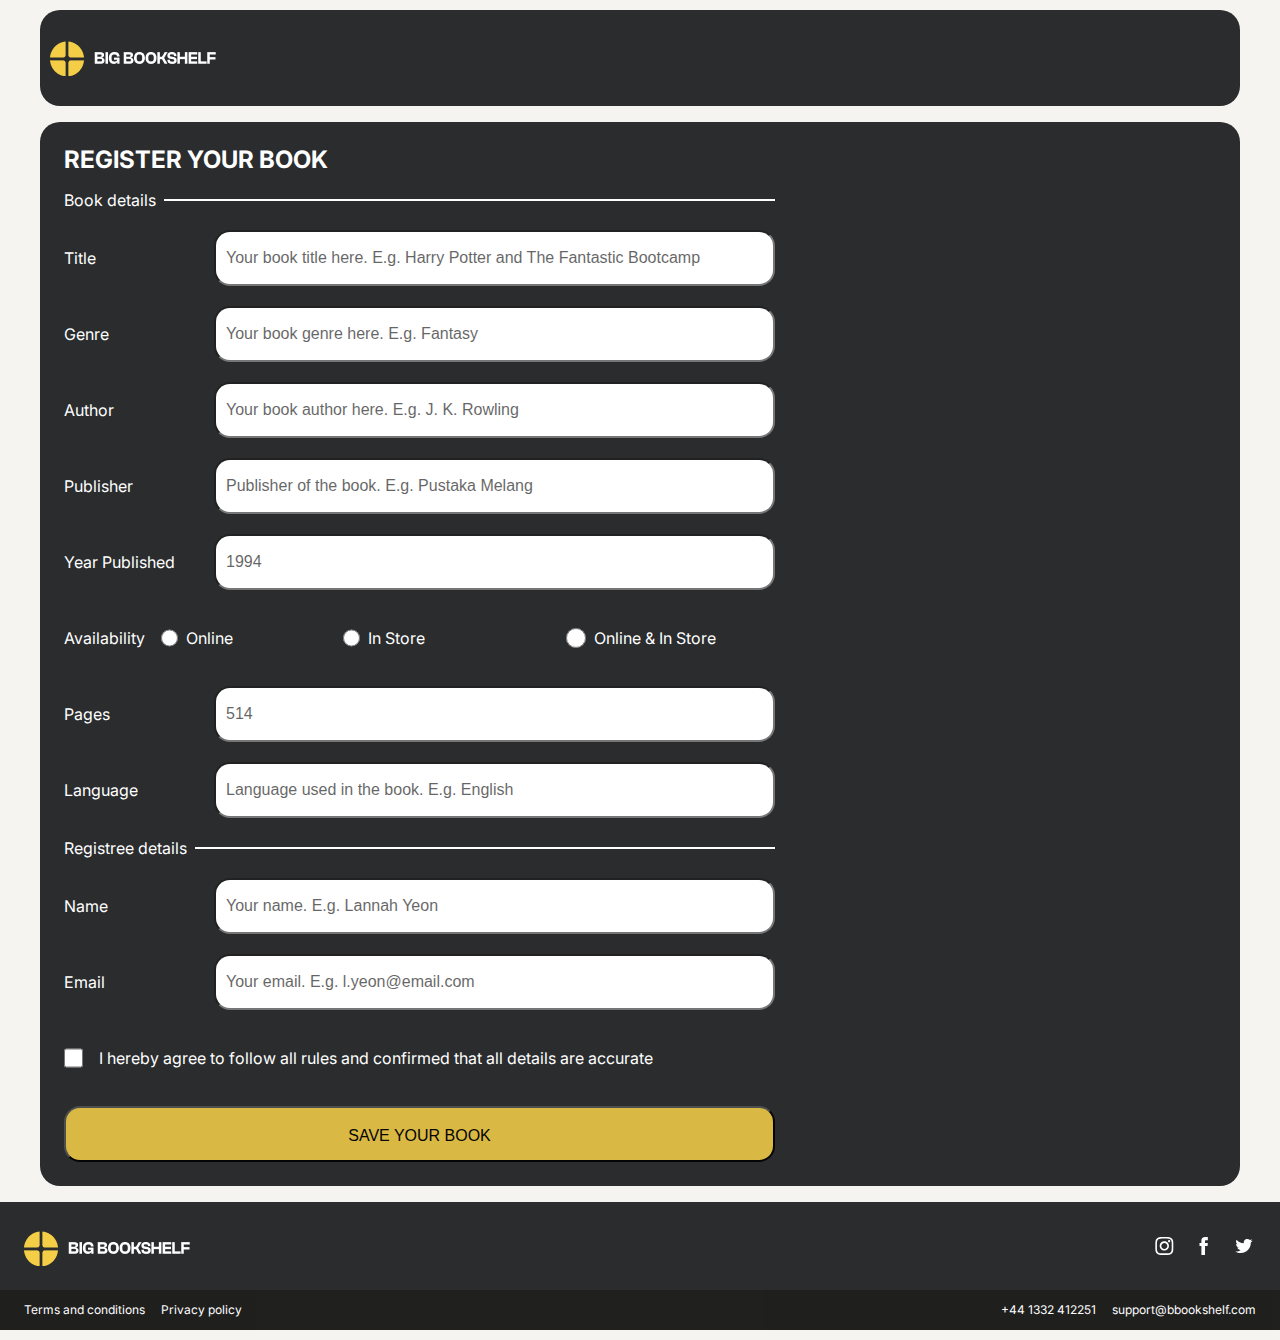
<file: Assignment-3 (Form)/form.html>
<!DOCTYPE html>
<html lang="en">
  <head>
    <meta charset="UTF-8" />
    <meta name="viewport" content="width=device-width, initial-scale=1.0" />
    <title>Register your Book</title>
    <link rel="stylesheet" href="style2.css" />
    <link
      href="https://fonts.googleapis.com/css2?family=Inter&display=swap"
      rel="stylesheet"
    />
  </head>
  <body>
    <header>
      <div class="container">
        <div>
          <img src="img/logo.png" alt="logo" />
        </div>
      </div>
    </header>
    <main>
      <div class="container">
        <div id="subheader">REGISTER YOUR BOOK</div>
        <div id="form-container">
          <div class="sub-title">
            <div>Book details</div>
            <div class="line"></div>
          </div>
          <form>
            <label for="title">Title</label>
            <input
              type="text"
              id="title"
              name="title"
              placeholder="Your book title here. E.g. Harry Potter and The Fantastic Bootcamp"
            />
          </form>
          <form>
            <label for="genre">Genre</label>
            <input
              type="text"
              id="genre"
              name="genre"
              placeholder="Your book genre here. E.g. Fantasy"
            />
          </form>
          <form>
            <label for="author">Author</label>
            <input
              type="text"
              id="author"
              name="author"
              placeholder="Your book author here. E.g. J. K. Rowling"
            />
          </form>
          <form>
            <label for="publisher">Publisher</label>
            <input
              type="text"
              id="publisher"
              name="publisher"
              placeholder="Publisher of the book. E.g. Pustaka Melang"
            />
          </form>
          <form>
            <label for="year-published">Year Published</label>
            <input
              type="text"
              id="year-published"
              name="year-published"
              placeholder="1994"
            />
          </form>
          <form id="radio">
            <p>Availability</p>
            <div>
              <input type="radio" name="availability" id="availability" />
              <label for="availability">Online</label>
            </div>
            <div>
              <input type="radio" name="availability" id="availability" />
              <label for="availability">In Store</label>
            </div>
            <div>
              <input type="radio" name="availability" id="availability" />
              <label for="availability">Online & In Store</label>
            </div>
          </form>
          <form>
            <label for="pages">Pages</label>
            <input type="text" id="pages" name="pages" placeholder="514" />
          </form>
          <form>
            <label for="language">Language</label>
            <input
              type="text"
              id="language"
              name="language"
              placeholder="Language used in the book. E.g. English"
            />
          </form>
          <div class="sub-title">
            <div>Registree details</div>
            <div class="line"></div>
          </div>
          <form>
            <label for="name">Name</label>
            <input
              type="text"
              id="name"
              name="name"
              placeholder="Your name. E.g. Lannah Yeon"
            />
          </form>
          <form>
            <label for="email">Email</label>
            <input
              type="text"
              id="email"
              name="email"
              placeholder="Your email. E.g. l.yeon@email.com"
            />
          </form>
          <form action="">
            <div id="checkbox">
              <input type="checkbox" id="agree" name="agree" />
              <label for="agree"
                >I hereby agree to follow all rules and confirmed that all
                details are accurate</label
              >
            </div>
          </form>
          <button>SAVE YOUR BOOK</button>
        </div>
      </div>
    </main>
  </body>
  <footer>
    <div class="footer-top">
      <img src="img/logo.png" alt="Logo" />
      <img src="img/Social media.svg" alt="social media" />
    </div>
    <div class="footer-bottom">
      <div id="left">
        <div>Terms and conditions</div>
        <div>Privacy policy</div>
      </div>
      <div id="right">
        <div>+44 1332 412251</div>
        <div>support@bbookshelf.com</div>
      </div>
    </div>
  </footer>
</html>
</file>
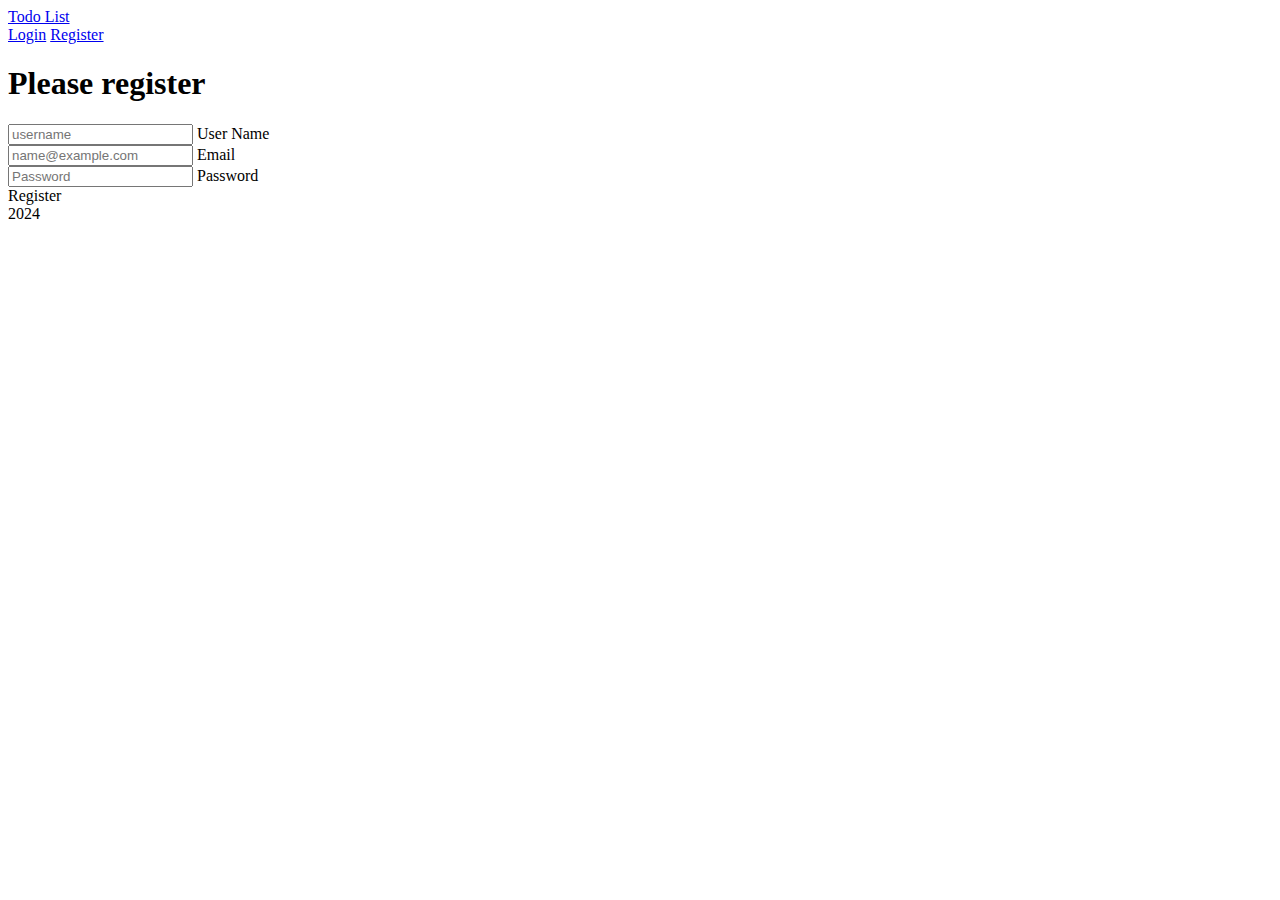
<file: Assignment-6 (Todo)/register.html>
<!DOCTYPE html>
<html lang="en">
  <head>
    <meta charset="utf-8" />
    <meta name="viewport" content="width=device-width, initial-scale=1" />
    <title>Kelas Programming</title>
    <link
      href="https://cdn.jsdelivr.net/npm/bootstrap@5.3.2/dist/css/bootstrap.min.css"
      rel="stylesheet"
      integrity="sha384-T3c6CoIi6uLrA9TneNEoa7RxnatzjcDSCmG1MXxSR1GAsXEV/Dwwykc2MPK8M2HN"
      crossorigin="anonymous"
    />
  </head>
  <body class="bg-secondary-subtle">
    <!-- navigation -->
    <div class="container-fluid bg-light py-2">
      <nav class="navbar bg-body-tertiary">
        <div class="container">
          <a class="navbar-brand" href="./index.html">Todo List</a>
          <div class="d-flex">
            <a class="navbar-brand" href="./sign-in.html">Login</a>
            <a class="navbar-brand" href="./register.html">Register</a>
          </div>
        </div>
      </nav>
    </div>
    <!-- content -->
    <div class="container mt-4 pb-5">
      <!-- Register -->
      <div class="col-6 m-auto bg-primary-subtle rounded p-3">
        <form class="m-3">
          <h1 class="h3 mb-3 fw-normal">Please register</h1>

          <div class="form-floating">
            <input
              type="text"
              class="form-control"
              id="userNameRegister"
              placeholder="username"
            />
            <label for="floatingInput">User Name</label>
          </div>
          <div class="form-floating mt-1">
            <input
              type="email"
              class="form-control"
              id="email"
              placeholder="name@example.com"
            />
            <label for="floatingInput">Email</label>
          </div>
          <div class="form-floating mt-1">
            <input
              type="password"
              class="form-control"
              id="passwordRegister"
              placeholder="Password"
            />
            <label for="floatingPassword">Password</label>
          </div>

          <div class="btn btn-primary w-100 py-2" onclick="onRegister()">
            Register
          </div>
        </form>
      </div>
    </div>
    <!-- footer -->
    <div class="container-fluid bg-light fixed-bottom">2024</div>
    <script
      src="https://cdn.jsdelivr.net/npm/bootstrap@5.3.2/dist/js/bootstrap.bundle.min.js"
      integrity="sha384-C6RzsynM9kWDrMNeT87bh95OGNyZPhcTNXj1NW7RuBCsyN/o0jlpcV8Qyq46cDfL"
      crossorigin="anonymous"
    ></script>
    <script src="app.js"></script>
  </body>
</html>
</file>
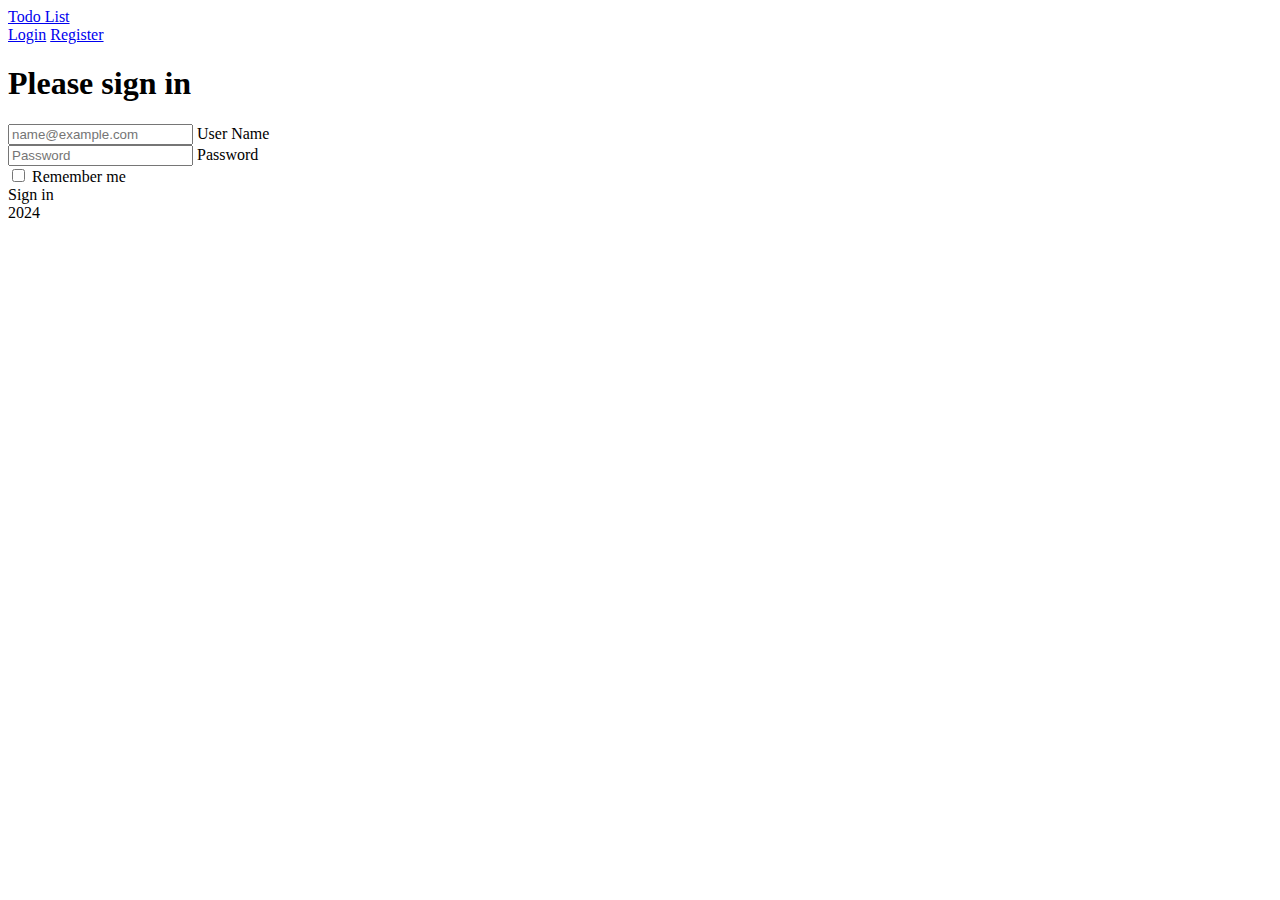
<file: Assignment-6 (Todo)/sign-in.html>
<!DOCTYPE html>
<html lang="en">
  <head>
    <meta charset="utf-8" />
    <meta name="viewport" content="width=device-width, initial-scale=1" />
    <title>Kelas Programming</title>
    <link
      href="https://cdn.jsdelivr.net/npm/bootstrap@5.3.2/dist/css/bootstrap.min.css"
      rel="stylesheet"
      integrity="sha384-T3c6CoIi6uLrA9TneNEoa7RxnatzjcDSCmG1MXxSR1GAsXEV/Dwwykc2MPK8M2HN"
      crossorigin="anonymous"
    />
  </head>
  <body class="bg-secondary-subtle">
    <!-- navigation -->
    <div class="container-fluid bg-light py-2">
      <nav class="navbar bg-body-tertiary">
        <div class="container">
          <a class="navbar-brand" href="./index.html">Todo List</a>
          <div class="d-flex">
            <a class="navbar-brand" href="./sign-in.html">Login</a>
            <a class="navbar-brand" href="./register.html">Register</a>
          </div>
        </div>
      </nav>
    </div>
    <!-- content -->
    <div class="container mt-4 pb-5">
      <!-- sign in -->
      <div class="col-6 m-auto bg-primary-subtle rounded p-3 mb-5">
        <form class="m-3">
          <h1 class="h3 mb-3 fw-normal">Please sign in</h1>

          <div class="form-floating">
            <input
              type="email"
              class="form-control"
              id="userName"
              placeholder="name@example.com"
            />
            <label for="floatingInput">User Name</label>
          </div>
          <div class="form-floating mt-1">
            <input
              type="password"
              class="form-control"
              id="password"
              placeholder="Password"
            />
            <label for="floatingPassword">Password</label>
          </div>

          <div class="form-check text-start my-3">
            <input
              class="form-check-input"
              type="checkbox"
              value="remember-me"
              id="flexCheckDefault"
            />
            <label class="form-check-label" for="flexCheckDefault">
              Remember me
            </label>
          </div>
          <div class="btn btn-primary w-100 py-2" id="login" onclick="login()">
            Sign in
          </div>
        </form>
      </div>
    </div>
    <!-- footer -->
    <div class="container-fluid bg-light fixed-bottom">2024</div>
    <script
      src="https://cdn.jsdelivr.net/npm/bootstrap@5.3.2/dist/js/bootstrap.bundle.min.js"
      integrity="sha384-C6RzsynM9kWDrMNeT87bh95OGNyZPhcTNXj1NW7RuBCsyN/o0jlpcV8Qyq46cDfL"
      crossorigin="anonymous"
    ></script>
    <script src="app.js"></script>
  </body>
</html>
</file>
<file: Assignment-2 (Bookshelf)/style.css>
body {
  background: #f6f4f0;
}

.header {
  border: 1px solid black;
  width: 80%;
  height: 100px;
  display: flex;
  justify-content: space-between;
  align-items: center;
  flex-wrap: wrap;
  margin: 1% 10%;
  border-radius: 20px;
  opacity: 0.96;
  background: var(--Black-bg, #2a2c2e);
  backdrop-filter: blur(46.5px);
}

.logo {
  margin-right: 100px;
  margin-left: 2%;
  flex-shrink: 1;
}

.list {
  color: var(--White-Medium-emphasis, rgba(255, 255, 255, 0.6));
  text-align: center;
  font-family: Inter;
  font-size: 16px;
  font-style: normal;
  font-weight: 400;
  line-height: 24px; /* 150% */
  letter-spacing: 0.024px;
  flex-shrink: 1;
}

#yellow-book {
  color: var(--Yellow-400, #f4d867);
  text-align: center;
  font-family: Inter;
  font-size: 16px;
  font-style: normal;
  font-weight: 400;
  line-height: 24px; /* 150% */
  letter-spacing: 0.024px;
}

.login {
  margin-right: 2%;
  padding: 16px 50px;
  border-radius: 16px;
  background: var(--Yellow-500, #f4ce47);
  flex-shrink: 1;
}

.icon {
  flex-shrink: 1;
}

.banner {
  height: 70px;
  border: 1px solid black;
  display: flex;
  justify-content: space-evenly;
  padding: 0 1%;
  align-items: center;
  background: var(--Yellow-500, #f4ce47);
  color: var(--Yellow-700, #f4ba30);
  font-family: Inter;
  font-size: 48px;
  font-style: normal;
  font-weight: 400;
  line-height: 56px; /* 116.667% */
  text-transform: uppercase;
}

.all-books {
  flex-shrink: 1;
}

#center-book {
  color: var(--Black-bg, #2a2c2e);
  font-family: Inter;
  font-size: 48px;
  font-style: normal;
  font-weight: 400;
  line-height: 56px; /* 116.667% */
  text-transform: uppercase;
}

.main {
  margin-top: 1%;
  margin-bottom: 1%;
  min-height: 200px;
  display: flex;
  flex-direction: column;
  align-items: center;
  background: var(--Black-bg, #2a2c2e);
}

.book-row {
  width: 40%;
  display: flex;
  flex-direction: row;
  justify-content: space-evenly;
  flex-wrap: wrap;
}

.book {
  width: 210px;
  height: 350px;
  margin: 1% 0 0.5% 0;
  border-radius: 20px;
  background: var(--White-High-emphasis, #fff);
  display: flex;
  flex-direction: column;
  align-items: flex-start;
  justify-content: flex-start;
  padding: 10px;
}

.book-img {
  height: 230px;
  padding: 0 10%;
}

#book-rating {
  display: flex;
  flex-direction: row;
  justify-content: flex-start;
  align-items: center;
  gap: 20%;

  width: auto;
}

.book-comment {
  /* flex: 1; */
  display: flex;
  flex-direction: row;
  padding: 2px 15px;
  gap: 5px;
  color: var(--Black-High-empathis, rgba(0, 0, 0, 0.87));
  font-family: Inter;
  font-size: 12px;
  font-style: normal;
  font-weight: 400;
  line-height: 16px; /* 133.333% */
  letter-spacing: 0.018px;
  border-radius: 31px;
  border: 1px solid var(--Black-High-empathis, rgba(0, 0, 0, 0.87));
}

.book-star {
  /* flex: 1; */
  display: flex;
  flex-direction: row;
  padding: 2px 15px;
  color: var(--Black-High-empathis, rgba(0, 0, 0, 0.87));
  gap: 5px;
  font-family: Inter;
  font-size: 12px;
  font-style: normal;
  font-weight: 400;
  line-height: 16px; /* 133.333% */
  letter-spacing: 0.018px;
  border-radius: 47px;
  border: 1px solid var(--Black-High-empathis, rgba(0, 0, 0, 0.87));
}

#authors {
  border-radius: 20px;
  background: var(--White-High-emphasis, #fff);
  color: var(--Black-Medium-empathis, rgba(0, 0, 0, 0.6));
  font-family: Inter;
  font-size: 14px;
  font-style: normal;
  font-weight: 400;
  line-height: 20px; /* 142.857% */
  letter-spacing: 0.021px;
}

#title {
  color: var(--Black-High-empathis, rgba(0, 0, 0, 0.87));
  font-family: Inter;
  font-size: 16px;
  font-style: normal;
  font-weight: 400;
  line-height: 24px; /* 150% */
  letter-spacing: 0.024px;
}

#price {
  display: flex;
  flex-direction: row;
  justify-content: flex-start;
  gap: 20px;
}

#price-original {
  color: var(--Black-Disabled, rgba(0, 0, 0, 0.38));
  font-family: Inter;
  font-size: 18px;
  font-style: normal;
  font-weight: 500;
  line-height: 24px; /* 133.333% */
  letter-spacing: 0.027px;
  text-decoration: line-through;
}

#price-discount {
  color: var(--Black-High-empathis, rgba(0, 0, 0, 0.87));
  font-family: Inter;
  font-size: 18px;
  font-style: normal;
  font-weight: 400;
  line-height: 24px; /* 133.333% */
  letter-spacing: 0.027px;
}

.footer {
  min-height: 8px;
  width: 80%;
  margin: 0 10%;
  display: flex;
  flex-direction: row;
  justify-content: space-between;
  background: var(--Black-bg, #2a2c2e);
}

.footer-logo {
  flex: 1;
  padding: 1%;
  display: flex;
  align-items: center;
}

.footer-icon {
  flex: 1;
  display: flex;
  flex-direction: row;
  justify-content: flex-end;
  align-items: center;
  gap: 2%;
  padding: 1%;
}

.footer-bottom {
  width: 80%;
  margin: 0 10% 1% 10%;
  min-height: 20px;
  display: flex;
  flex-direction: row;
  justify-content: space-between;
  background: var(--Black-High-empathis, rgba(0, 0, 0, 0.87));
}

.footer-term {
  flex: 1;
  display: flex;
  flex-direction: row;
  justify-content: flex-start;
  gap: 2%;
  color: var(--White-High-emphasis, #fff);
  font-family: Inter;
  font-size: 12px;
  font-style: normal;
  font-weight: 400;
  line-height: 16px; /* 133.333% */
  letter-spacing: 0.018px;
}

.footer-contact {
  flex: 1;
  display: flex;
  flex-direction: row;
  justify-content: flex-end;
  gap: 2%;
  color: var(--White-High-emphasis, #fff);
  font-family: Inter;
  font-size: 12px;
  font-style: normal;
  font-weight: 400;
  line-height: 16px; /* 133.333% */
  letter-spacing: 0.018px;
}
</file>
<file: Assignment-2_improvised/style.css>
* {
  box-sizing: border-box; /* box-sizing:  The width and height you set will now include the content, padding, and border, but not the margin.*/
  margin: 0; /* reset the margin and padding to zero */
  padding: 0;
}

body {
  background-color: #f6f4f0;
  font-family: "Inter", sans-serif;

  /* flex */
  display: flex;
  flex-direction: column;
  justify-content: space-between;
  align-items: stretch;

  /* gap between header,banner,main,footer */
  gap: 16px;

  /* padding top bottom */
  padding: 10px 0;
}
header {
  /* flex */
  display: flex;
}
header > .container {
  width: 1200px;
  min-height: 96px;
  background-color: #2a2c2e;
  border-radius: 20px;

  /*set margin to center*/
  margin: 0 auto;

  /* set padding */
  padding: 10px;

  /* flex  */
  display: flex;
  flex-direction: row;
  justify-content: space-between;
  align-items: center;

  /* flex-additional */
  gap: 16px; /*safe gap*/
  flex-shrink: 1;
}

nav {
  color: #ffffff;

  /* flex */
  display: flex;
  flex-direction: row;
  justify-content: space-between;
  align-items: center;

  /* flex-additional props */
  gap: 24px;
}

div [data-active="true"] {
  color: #f4d867;
  opacity: 100%;
}

button {
  width: 100px;
  height: 55px;
  border-radius: 16px;
  padding: 16px, 28px, 16px, 28px;
  background-color: #f4ce47;
  cursor: pointer;
}

.right {
  /* flex   */
  display: flex;
  flex-direction: row;
  justify-content: space-between;
  align-items: center;

  /* flex additional props */
  gap: 24px;
}

.icon {
  /* flex   */
  display: flex;
  flex-direction: row;
  justify-content: space-between;
  align-items: center;
  /* flex additional props */
  gap: 16px;
}

.banner {
  min-height: 80px;
  background-color: #f4ce47;

  /* flex   */
  display: flex;
  flex-direction: column;
  justify-content: center;
  align-items: stretch;
  flex-shrink: 1;
}
.banner > .container {
  /* flex   */
  display: flex;
  flex-direction: row;
  justify-content: center;
  align-items: center;
  gap: 24px;
  flex-shrink: 1;
  overflow: hidden;
}

.banner > .container > .text {
  color: #f4ba30;
  opacity: 100%;

  /* font */
  font-size: 48px;

  flex-shrink: 1;
}

.banner > .container > div[data-active="true"] {
  color: #2a2c2e;
  opacity: 100%;
}

main {
  min-height: 900px;
  background-color: #2a2c2e;
  padding: 16px 0;
}

main {
  display: flex;
}
main > .container {
  width: 898px;
  margin: 0 auto;
  flex-shrink: 1;

  /* flex   */
  display: flex;
  flex-direction: row;
  justify-content: center;
  align-items: center;
  /* flex additional props */
  gap: 8px;
  /* enabled wrap */
  flex-wrap: wrap;
}

.card {
  width: 294px;
  height: 577px;
  background-color: #ffffff;
  border-radius: 20px;

  /* flex   */
  display: flex;
  flex-direction: column;
  justify-content: space-between;
  align-items: flex-start;
  /* flex additional props */
  gap: 8px;
  /* padding */
  padding: 24px;
}

.content {
  width: 246px;
  height: 164px;
  /* flex   */
  display: flex;
  flex-direction: column;
  justify-content: space-between;
  align-items: flex-start;
}

#authors {
  font-size: 14px;
  letter-spacing: 0.15%;
  line-height: 20px;
  text-align: left;
  vertical-align: middle;
  color: #000000;
  opacity: 60%;
}

#title {
  font-size: 16px;
  letter-spacing: 0.15%;
  line-height: 20px;
  text-align: left;
  vertical-align: middle;
  color: #000000;
  opacity: 87%;
}

.comment {
  width: 162px;
  height: 32px;
  /* flex   */
  display: flex;
  flex-direction: row;
  justify-content: space-between;
  align-items: center;
  /* flex additional props */
  gap: 4px;
}

#comment {
  width: 58px;
  height: 32px;
  border-radius: 31px;
  border: 1px solid #000000;
  /* flex   */
  display: flex;
  flex-direction: row;
  justify-content: space-between;
  align-items: center;
  /* flex additional props */
  gap: 4px;
  padding: 8px 12px;
  font-size: 12px;
}

#rate {
  width: 96px;
  height: 32px;

  border-radius: 47px;
  border: 1px solid #000000;
  /* flex   */
  display: flex;
  flex-direction: row;
  justify-content: space-between;
  align-items: center;
  /* flex additional props */
  gap: 4px;

  /* padding */
  padding: 8px 12px;
}

#rate > div {
  font-size: 12px;
  letter-spacing: 0.15%;
  line-height: 20px;
  text-align: left;
  vertical-align: middle;
  color: #000000;
  opacity: 87%;
}

.price {
  width: 138px;
  height: 32px;
  /* flex   */
  display: flex;
  flex-direction: row;
  justify-content: space-between;
  align-items: center;
  /* flex additional props */
  gap: 8px;
}

.price > div {
  font-size: 18px;
  letter-spacing: 0.15%;
  line-height: 24px;
  text-align: left;
  vertical-align: middle;
}

#ori {
  font-size: medium;
  color: #000000;
  opacity: 38%;
  text-decoration-line: line-through;
}

#discount {
  color: #000000;
  opacity: 87%;
}

footer {
  min-height: 88px;

  /* flex   */
  display: flex;
  flex-direction: column;
  justify-content: space-between;
  align-items: stretch;
  flex-shrink: 1;
}

.footer-top {
  height: 88px;
  padding: 0 24px;
  display: flex;
  flex-direction: row;
  justify-content: space-between;
  align-items: center;
  background-color: #000000;
  opacity: 87%;
}

.footer-bottom {
  height: 40px;
  padding: 0 24px;
  /* flex */
  display: flex;
  flex-direction: row;
  justify-content: space-between;
  align-items: center;
  background-color: #2a2c2e;
}

#left,
#right {
  /* flex */
  display: flex;
  flex-direction: row;
  justify-content: space-between;
  align-items: center;
  gap: 16px;

  /* font */
  font-size: 12px;
  letter-spacing: 0.15%;
  line-height: 16px;
  text-align: left;
  vertical-align: top;
  color: #ffffff;
  opacity: 100%;
}

/* responsiveness */

@media (max-width: 900px) {
  header > .container {
    flex-direction: column;
  }
  nav,
  .footer-bottom {
    flex-direction: column;
  }
}
</file>
<file: Assignment-3 (Form)/style.css>
* {
  box-sizing: border-box; /* box-sizing:  The width and height you set will now include the content, padding, and border, but not the margin.*/
  margin: 0; /* reset the margin and padding to zero */
  padding: 0;
}

body {
  background-color: #f6f4f0;
  font-family: "Inter", sans-serif;

  /* flex */
  display: flex;
  flex-direction: column;
  justify-content: space-between;
  align-items: stretch;

  /* gap between header,banner,main,footer */
  gap: 16px;

  /* padding top bottom */
  padding: 10px 0;
}

header {
  /* flex */
  display: flex;
}

header > .container {
  width: 100%;
  max-width: 1200px;
  min-height: 96px;
  background-color: #2a2c2e;
  border-radius: 20px;

  /*set margin to center*/
  margin: 0 auto;

  /* set padding */
  padding: 10px;

  /* flex  */
  display: flex;
  flex-direction: row;
  justify-content: space-between;
  align-items: center;

  /* flex-additional */
  gap: 16px; /*safe gap*/
  flex-shrink: 1;
}

/* FOOTER */
footer {
  min-height: 88px;

  /* flex   */
  display: flex;
  flex-direction: column;
  justify-content: space-between;
  align-items: stretch;
  flex-shrink: 1;
}

.footer-top {
  height: 88px;
  padding: 0 24px;
  display: flex;
  flex-direction: row;
  justify-content: space-between;
  align-items: center;
  background-color: #2a2c2e;
}

.footer-bottom {
  height: 40px;
  padding: 0 24px;
  /* flex */
  display: flex;
  flex-direction: row;
  justify-content: space-between;
  align-items: center;
  background-color: #000000;
  opacity: 87%;
}

#left,
#right {
  /* flex */
  display: flex;
  flex-direction: row;
  justify-content: space-between;
  align-items: center;
  gap: 16px;

  /* font */
  font-size: 12px;
  letter-spacing: 0.15%;
  line-height: 16px;
  text-align: left;
  vertical-align: top;
  color: #ffffff;
  opacity: 100%;
}

/* MAIN */
main {
  border-radius: 20px;
  display: flex;
}

main > .container {
  width: 1200px;
  min-height: 1000px;
  background-color: #2a2c2e;
  border-radius: 20px;

  /*set margin to center*/
  margin: 0 auto;

  /* set padding */
  padding: 24px;

  /* flex  */
  display: flex;
  flex-direction: column;
  justify-content: space-between;
  align-items: stretch;

  /* flex-additional */
  gap: 16px; /*safe gap*/
  flex-shrink: 1;
}

#subheader {
  /* font-styling */
  font-weight: bold;
  font-size: 24px;
  line-height: 28px;
  text-align: left;
  vertical-align: middle;
  color: #ffffff;
  opacity: 100%;
}

#form-container {
  /* width=100%; max-width=width before it resize for responsiveness */
  width: 100%;
  max-width: 711px;
  display: flex;
  flex-direction: column;
  justify-content: space-between;
  align-items: stretch;

  gap: 20px;
}

.sub-title {
  display: flex;
  flex-direction: row;
  justify-content: space-between;
  align-items: center;
  gap: 8px;

  /* font */
  color: #ffffff;
}

.line {
  border: 1px solid #ffffff;
  flex-grow: 1;
}

/* FORM */

form {
  display: flex;
  flex-direction: row;
  justify-content: space-between;
  align-items: center;
}

label {
  /* width=100%; max-width=width before it resize for responsiveness */
  width: 100%;
  max-width: 150px; /* 150px due to radio-label*/
  height: 24px;
  /* font-styling */
  font-size: 16px;
  line-height: 24px;
  letter-spacing: 0.15%;
  text-align: left;
  vertical-align: middle;
  color: #ffffff;
  opacity: 100%;
}

input {
  /* width=100%; max-width=width before it resize for responsiveness */
  width: 100%;
  max-width: 572px;
  height: 56px;
  border-radius: 16px;
  padding: 10px;
}

::placeholder {
  /* font-styling */
  font-size: 16px;
  line-height: 24px;
  letter-spacing: 0.15%;
  text-align: left;
  vertical-align: middle;
  color: #000000;
  opacity: 60%;
}

/* RADIO */
#radio {
  display: flex;
  flex-direction: row;
  justify-content: space-between;
  align-items: center;

  gap: 16px;
}

form > p {
  color: #ffffff;
  opacity: 100%;
}

input[type="radio"] {
  width: 20px;
}

#radio > div {
  display: flex;
  flex-direction: row;
  justify-content: center;
  align-items: center;
  flex-grow: 1;

  gap: 8px;
}

/* checkbox */

#checkbox {
  display: flex;
  flex-direction: row;
  justify-content: space-between;
  align-items: center;

  gap: 16px;
}

input[type="checkbox"] {
  width: 20px;
}

label[for="agree"] {
  /* width=100%; max-width=width before it resize for responsiveness */
  width: 100%;
  max-width: 572px;
}

button {
  height: 56px;
  padding: 16px 28px;
  border-radius: 16px;
  background-color: #f4ce47;
  opacity: 100%;
  cursor: pointer;

  /* font-styling */
  font-size: 16px;
  font-weight: medium;
  line-height: 24px;
  letter-spacing: 0.15%;
  text-align: center;
  vertical-align: center;
  color: #000000;
  opacity: 87%;
}

@media (max-width: 900px) {
  .footer-bottom {
    flex-direction: column;
  }
}
</file>
<file: Assignment-3 (Form)/style2.css>
* {
  box-sizing: border-box; /* box-sizing:  The width and height you set will now include the content, padding, and border, but not the margin.*/
  margin: 0; /* reset the margin and padding to zero */
  padding: 0;
}

body {
  background-color: #f6f4f0;
  font-family: "Inter", sans-serif;

  /* flex */
  display: flex;
  flex-direction: column;
  justify-content: space-between;
  align-items: stretch;

  /* gap between header,banner,main,footer */
  gap: 16px;

  /* padding top bottom */
  padding: 10px 0;
}

header {
  /* flex */
  display: flex;
}

header > .container {
  width: 1200px;
  min-height: 96px;
  background-color: #2a2c2e;
  border-radius: 20px;

  /*set margin to center*/
  margin: 0 auto;

  /* set padding */
  padding: 10px;

  /* flex  */
  display: flex;
  flex-direction: row;
  justify-content: space-between;
  align-items: center;

  /* flex-additional */
  gap: 16px; /*safe gap*/
  flex-shrink: 1;
}

/* FOOTER */
footer {
  min-height: 88px;

  /* flex   */
  display: flex;
  flex-direction: column;
  justify-content: space-between;
  align-items: stretch;
  flex-shrink: 1;
}

.footer-top {
  height: 88px;
  padding: 0 24px;
  display: flex;
  flex-direction: row;
  justify-content: space-between;
  align-items: center;
  background-color: #2a2c2e;
}

.footer-bottom {
  height: 40px;
  padding: 0 24px;
  /* flex */
  display: flex;
  flex-direction: row;
  justify-content: space-between;
  align-items: center;
  background-color: #000000;
  opacity: 87%;
}

#left,
#right {
  /* flex */
  display: flex;
  flex-direction: row;
  justify-content: space-between;
  align-items: center;
  gap: 16px;

  /* font */
  font-size: 12px;
  letter-spacing: 0.15%;
  line-height: 16px;
  text-align: left;
  vertical-align: top;
  color: #ffffff;
  opacity: 100%;
}

/* MAIN */
main {
  border-radius: 20px;
  display: flex;
}

main > .container {
  width: 1200px;
  min-height: 1000px;
  background-color: #2a2c2e;
  border-radius: 20px;

  /*set margin to center*/
  margin: 0 auto;

  /* set padding */
  padding: 24px;

  /* flex  */
  display: flex;
  flex-direction: column;
  justify-content: space-between;
  align-items: stretch;

  /* flex-additional */
  gap: 16px; /*safe gap*/
  flex-shrink: 1;
}

#subheader {
  /* font-styling */
  font-weight: bold;
  font-size: 24px;
  line-height: 28px;
  text-align: left;
  vertical-align: middle;
  color: #ffffff;
  opacity: 100%;
}

#form-container {
  /* width=100%; max-width=width before it resize for responsiveness */
  width: 100%;
  max-width: 711px;
  display: flex;
  flex-direction: column;
  justify-content: space-between;
  align-items: stretch;

  gap: 20px;
}

.sub-title {
  display: flex;
  flex-direction: row;
  justify-content: space-between;
  align-items: center;
  gap: 8px;

  /* font */
  color: #ffffff;
}

.line {
  border: 1px solid #ffffff;
  flex-grow: 1;
}

/* FORM */

form {
  display: flex;
  flex-direction: row;
  justify-content: space-between;
  align-items: center;
}

label {
  /* width=100%; max-width=width before it resize for responsiveness */
  width: 100%;
  max-width: 150px; /* 150px due to radio-label*/
  height: 24px;
  /* font-styling */
  font-size: 16px;
  line-height: 24px;
  letter-spacing: 0.15%;
  text-align: left;
  vertical-align: middle;
  color: #ffffff;
  opacity: 100%;
}

input {
  /* width=100%; max-width=width before it resize for responsiveness */
  width: 100%;
  max-width: 572px;
  height: 56px;
  border-radius: 16px;
  padding: 10px;
}

::placeholder {
  /* font-styling */
  font-size: 16px;
  line-height: 24px;
  letter-spacing: 0.15%;
  text-align: left;
  vertical-align: middle;
  color: #000000;
  opacity: 60%;
}

/* RADIO */
#radio {
  display: flex;
  flex-direction: row;
  justify-content: space-between;
  align-items: center;

  gap: 16px;
}

form > p {
  color: #ffffff;
  opacity: 100%;
}

input[type="radio"] {
  width: 20px;
}

#radio > div {
  display: flex;
  flex-direction: row;
  justify-content: center;
  align-items: center;
  flex-grow: 1;

  gap: 8px;
}

/* checkbox */

#checkbox {
  display: flex;
  flex-direction: row;
  justify-content: space-between;
  align-items: center;

  gap: 16px;
}

input[type="checkbox"] {
  width: 20px;
}

label[for="agree"] {
  /* width=100%; max-width=width before it resize for responsiveness */
  width: 100%;
  max-width: 572px;
}

button {
  height: 56px;
  padding: 16px 28px;
  border-radius: 16px;
  background-color: #f4ce47;
  opacity: 100%;
  cursor: pointer;

  /* font-styling */
  font-size: 16px;
  font-weight: medium;
  line-height: 24px;
  letter-spacing: 0.15%;
  text-align: center;
  vertical-align: center;
  color: #000000;
  opacity: 87%;
}

@media (max-width: 900px) {
  .footer-bottom {
    flex-direction: column;
  }
}
</file>
